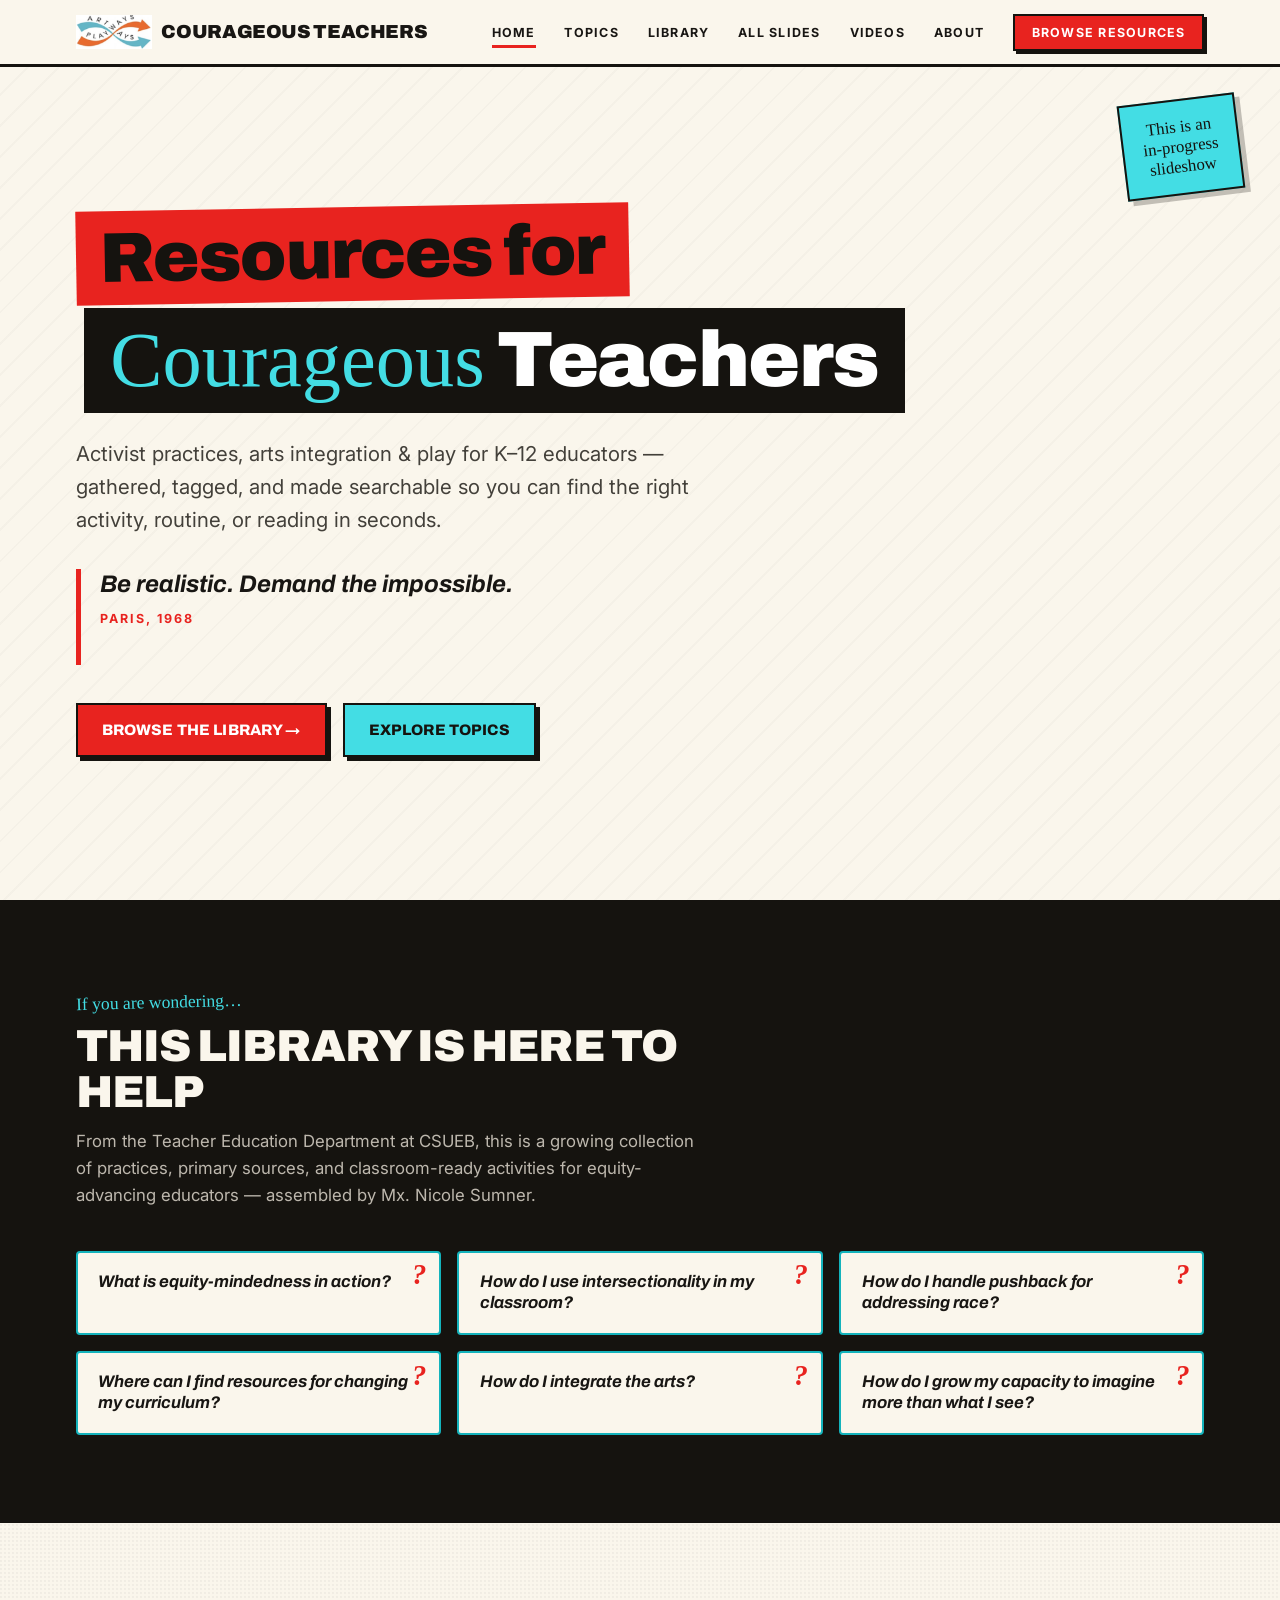
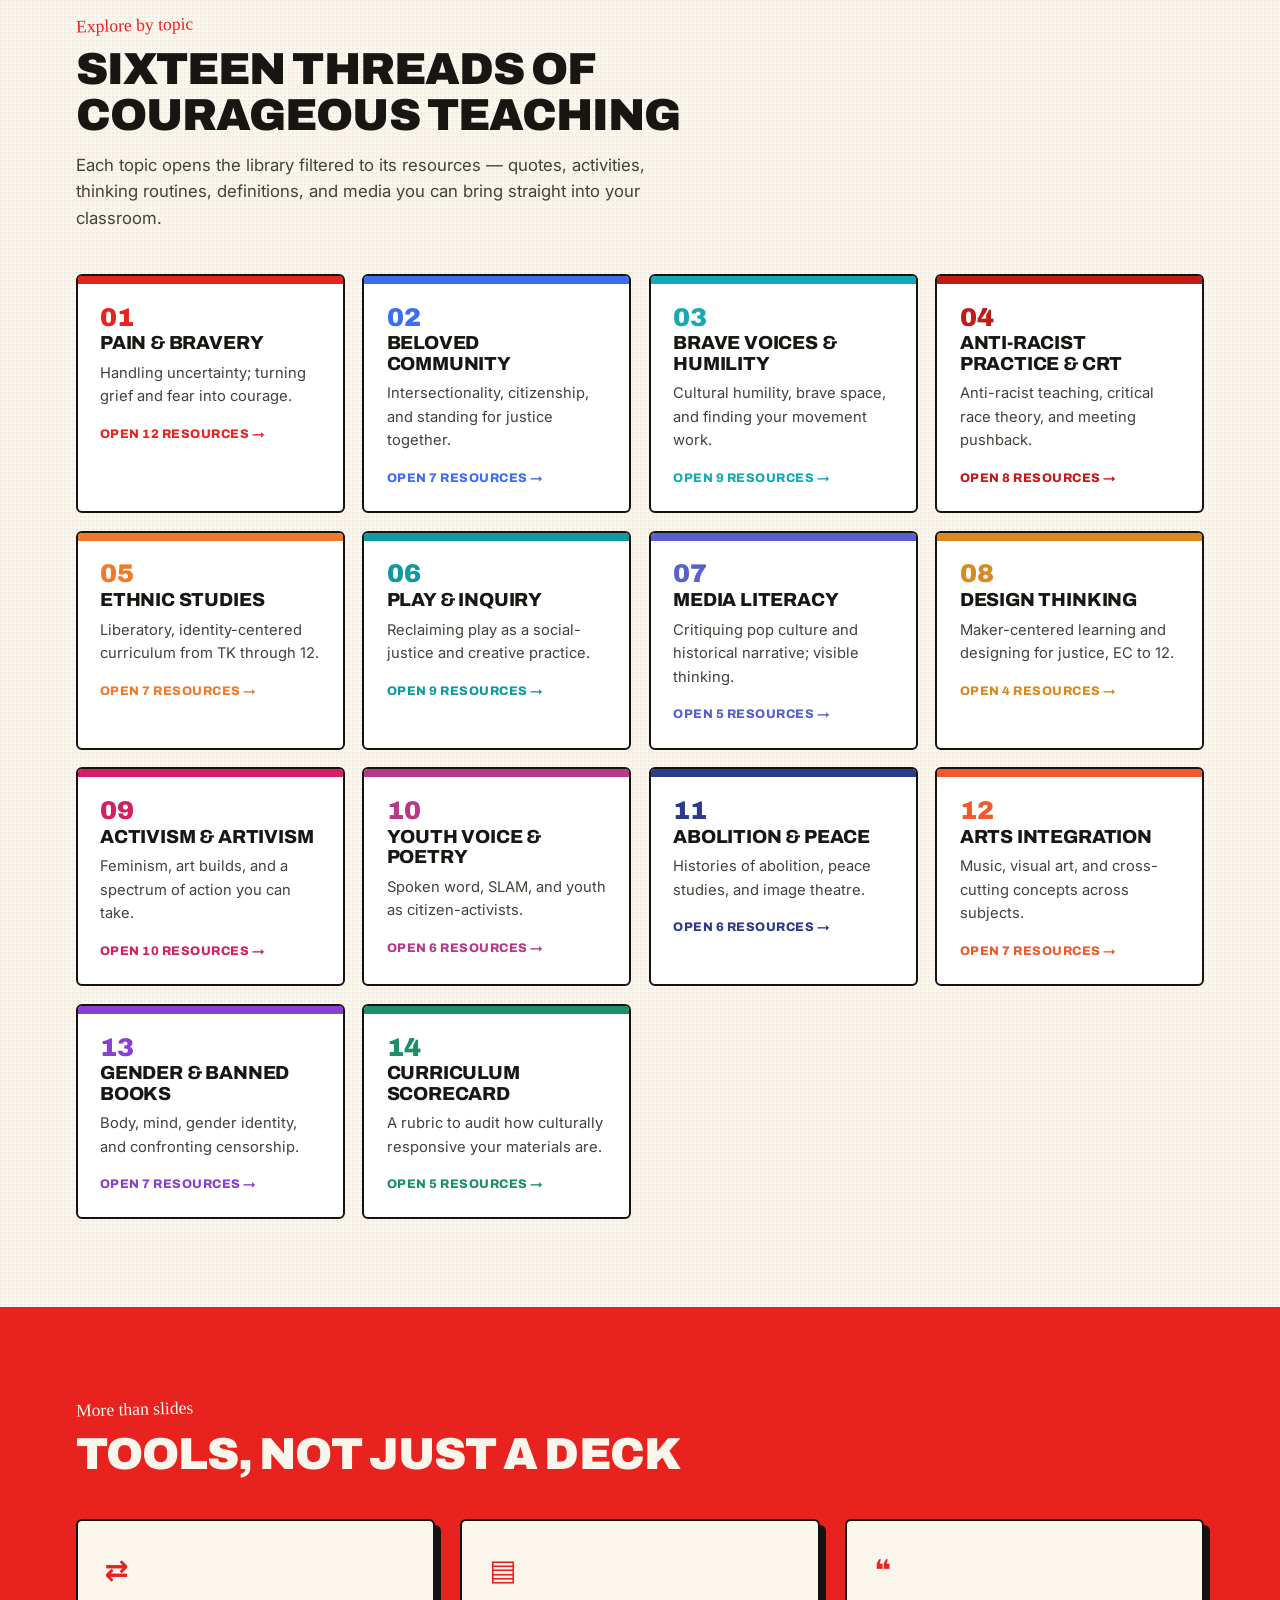
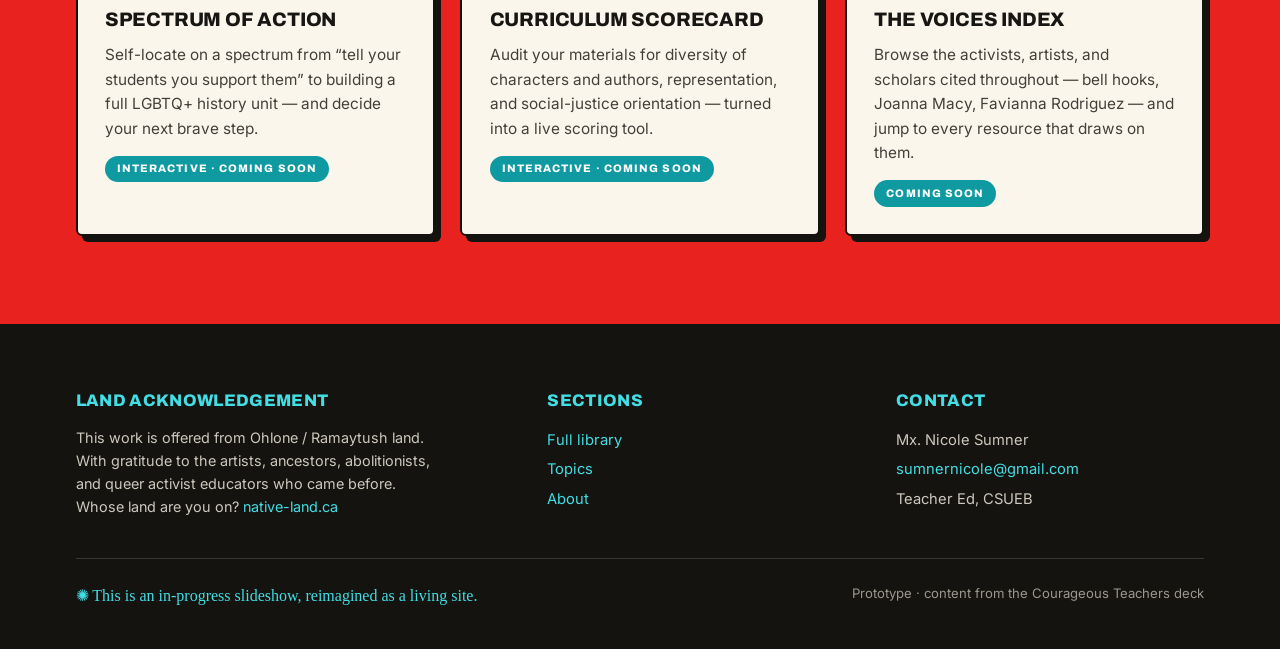
<file: index.html>
<!DOCTYPE html>
<html lang="en">
<head>
  <meta charset="UTF-8">
  <meta name="viewport" content="width=device-width, initial-scale=1.0">
  <title>Resources for Courageous Teachers</title>
  <meta name="description" content="A living library of activist practices, arts integration, and play for K-12 educators. By Mx. Nicole Sumner.">
  <link rel="preconnect" href="https://fonts.googleapis.com">
  <link rel="preconnect" href="https://fonts.gstatic.com" crossorigin>
  <link href="https://fonts.googleapis.com/css2?family=Archivo:wght@500;600;700;800;900&family=Permanent+Marker&family=Inter:wght@300;400;500;600;700&display=swap" rel="stylesheet">
  <link rel="stylesheet" href="css/style.css">
</head>
<body>
  <header class="site">
    <div class="nav-inner">
      <a href="index.html" class="brand"><img src="assets/img/logo.png" alt="" class="brand-logo"> Courageous Teachers</a>
      <button class="hamburger" aria-label="Menu"><span></span><span></span><span></span></button>
      <ul class="nav-links">
        <li><a href="index.html" class="active">Home</a></li>
        <li><a href="#topics">Topics</a></li>
        <li><a href="resources.html">Library</a></li>
        <li><a href="slides.html">All Slides</a></li>
        <li><a href="videos.html">Videos</a></li>
        <li><a href="#about">About</a></li>
        <li><a href="resources.html" class="nav-cta">Browse resources</a></li>
      </ul>
    </div>
  </header>

  <!-- HERO -->
  <section class="hero">
    <span class="sticky-badge">This is an<br>in-progress<br>slideshow</span>
    <div class="hero-inner">
      <div class="title-stack">
        <span class="bar bar-red">Resources&nbsp;for</span>
        <span class="bar bar-black"><span class="marker">Courageous</span> Teachers</span>
      </div>
      <p class="lede">Activist practices, arts integration &amp; play for K–12 educators — gathered, tagged, and made searchable so you can find the right activity, routine, or reading in seconds.</p>

      <div class="hero-quote" id="heroQuote">
        <blockquote id="hqText">Be realistic. Demand the impossible.</blockquote>
        <cite id="hqCite">Paris, 1968</cite>
      </div>

      <div class="hero-actions">
        <a href="resources.html" class="btn btn-primary">Browse the library →</a>
        <a href="#topics" class="btn btn-ghost">Explore topics</a>
      </div>
    </div>
  </section>

  <!-- INTRO QUESTIONS -->
  <section class="block questions" id="about">
    <div class="wrap">
      <div class="section-head">
        <div class="kicker">If you are wondering…</div>
        <h2>This library is here to help</h2>
        <p>From the Teacher Education Department at CSUEB, this is a growing collection of practices, primary sources, and classroom-ready activities for equity-advancing educators — assembled by Mx. Nicole Sumner.</p>
      </div>
      <div class="q-grid" id="qGrid"></div>
    </div>
  </section>

  <!-- TOPIC GRID -->
  <section class="block" id="topics">
    <div class="wrap">
      <div class="section-head">
        <div class="kicker">Explore by topic</div>
        <h2>Sixteen threads of courageous teaching</h2>
        <p>Each topic opens the library filtered to its resources — quotes, activities, thinking routines, definitions, and media you can bring straight into your classroom.</p>
      </div>
      <div class="topic-grid" id="topicGrid"></div>
    </div>
  </section>

  <!-- FEATURE STRIP -->
  <section class="block features">
    <div class="wrap">
      <div class="section-head" style="color:var(--paper)">
        <div class="kicker" style="color:var(--gold-bright)">More than slides</div>
        <h2 style="color:var(--paper)">Tools, not just a deck</h2>
      </div>
      <div class="feat-grid">
        <div class="feat">
          <div class="ficon">⇄</div>
          <h3>Spectrum of Action</h3>
          <p>Self-locate on a spectrum from “tell your students you support them” to building a full LGBTQ+ history unit — and decide your next brave step.</p>
          <span class="tag-soon">Interactive · coming soon</span>
        </div>
        <div class="feat">
          <div class="ficon">▤</div>
          <h3>Curriculum Scorecard</h3>
          <p>Audit your materials for diversity of characters and authors, representation, and social-justice orientation — turned into a live scoring tool.</p>
          <span class="tag-soon">Interactive · coming soon</span>
        </div>
        <div class="feat">
          <div class="ficon">❝</div>
          <h3>The Voices Index</h3>
          <p>Browse the activists, artists, and scholars cited throughout — bell hooks, Joanna Macy, Favianna Rodriguez — and jump to every resource that draws on them.</p>
          <span class="tag-soon">Coming soon</span>
        </div>
      </div>
    </div>
  </section>

  <!-- FOOTER -->
  <footer class="site">
    <div class="wrap">
      <div class="foot-grid">
        <div>
          <h4>Land acknowledgement</h4>
          <p class="land">This work is offered from Ohlone / Ramaytush land. With gratitude to the artists, ancestors, abolitionists, and queer activist educators who came before. Whose land are you on? <a href="https://native-land.ca" target="_blank" rel="noopener">native-land.ca</a></p>
        </div>
        <div>
          <h4>Sections</h4>
          <ul>
            <li><a href="resources.html">Full library</a></li>
            <li><a href="#topics">Topics</a></li>
            <li><a href="#about">About</a></li>
          </ul>
        </div>
        <div>
          <h4>Contact</h4>
          <ul>
            <li>Mx. Nicole Sumner</li>
            <li><a href="mailto:sumnernicole@gmail.com">sumnernicole@gmail.com</a></li>
            <li>Teacher Ed, CSUEB</li>
          </ul>
        </div>
      </div>
      <div class="foot-bottom">
        <span class="inprogress-badge">✺ This is an in-progress slideshow, reimagined as a living site.</span>
        <span>Prototype · content from the Courageous Teachers deck</span>
      </div>
    </div>
  </footer>

  <script src="js/data.js"></script>
  <script src="js/images.js"></script>
  <script src="js/main.js"></script>
</body>
</html>
</file>
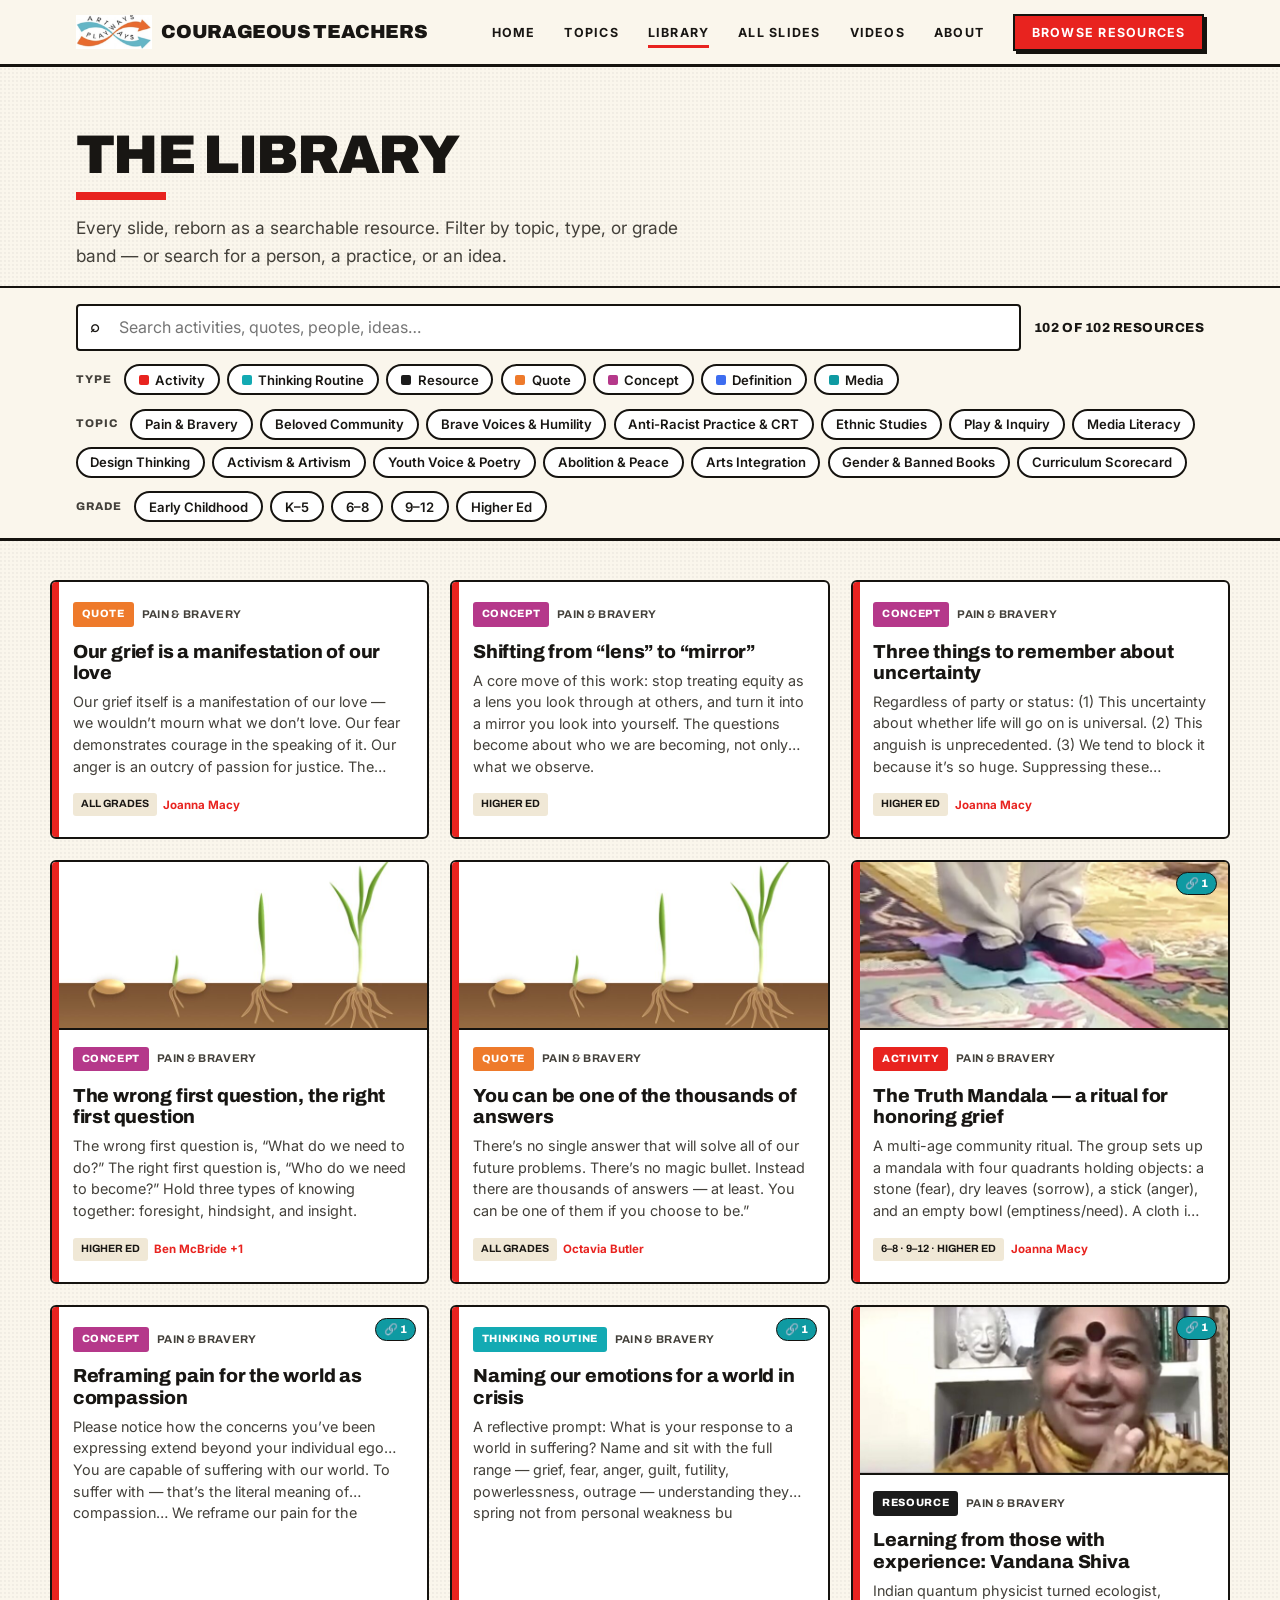
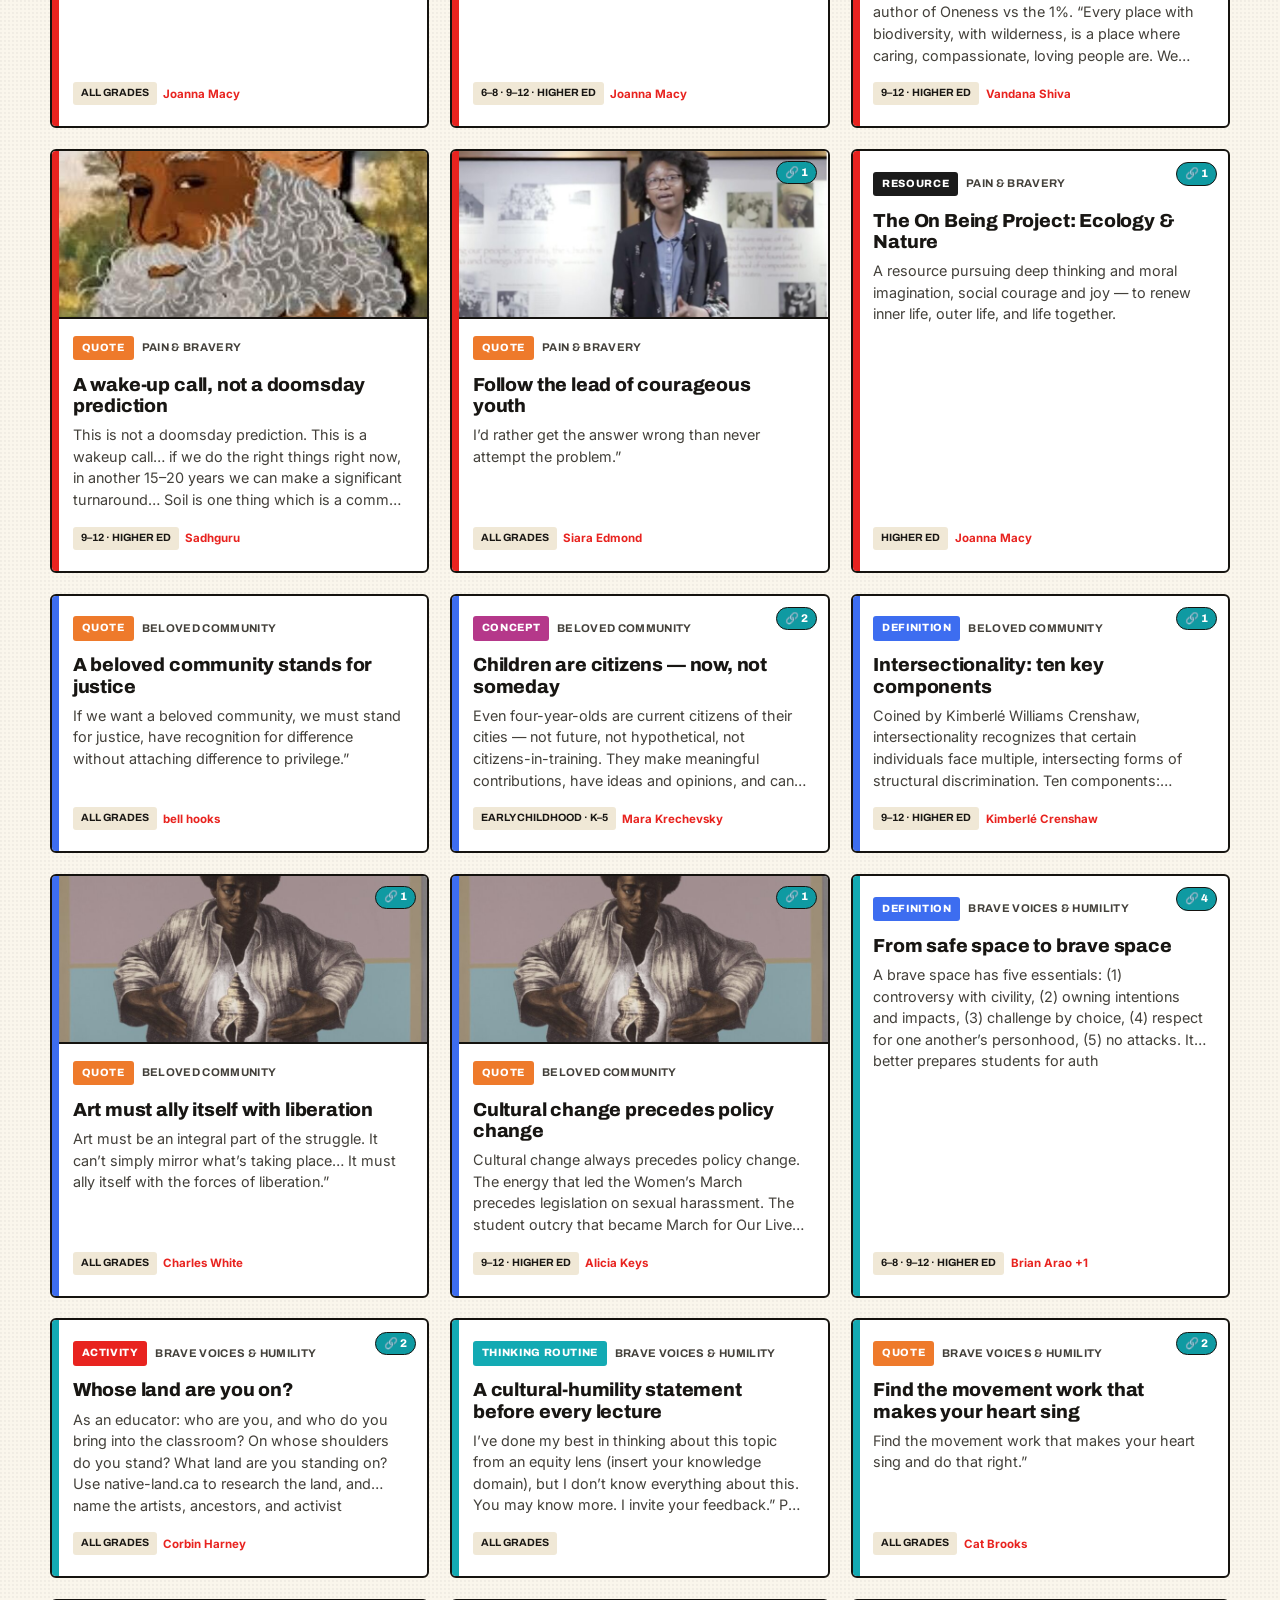
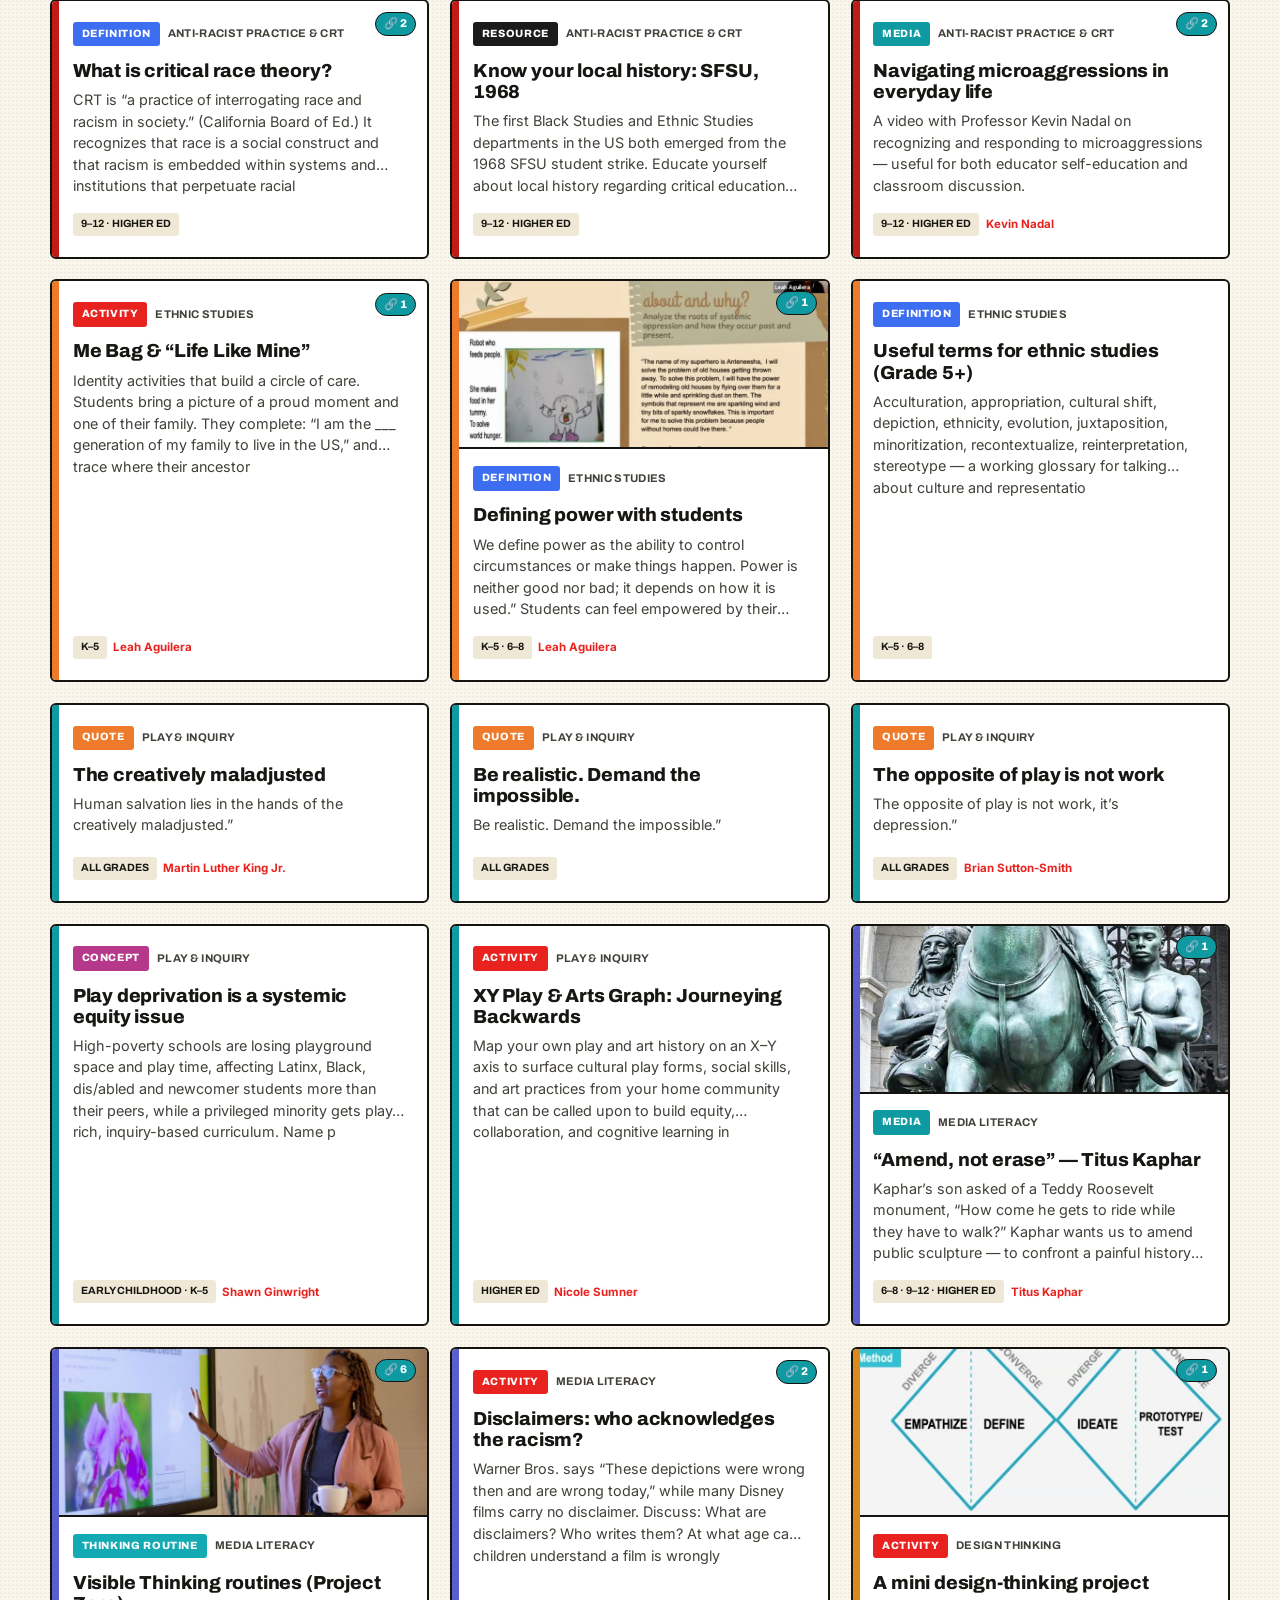
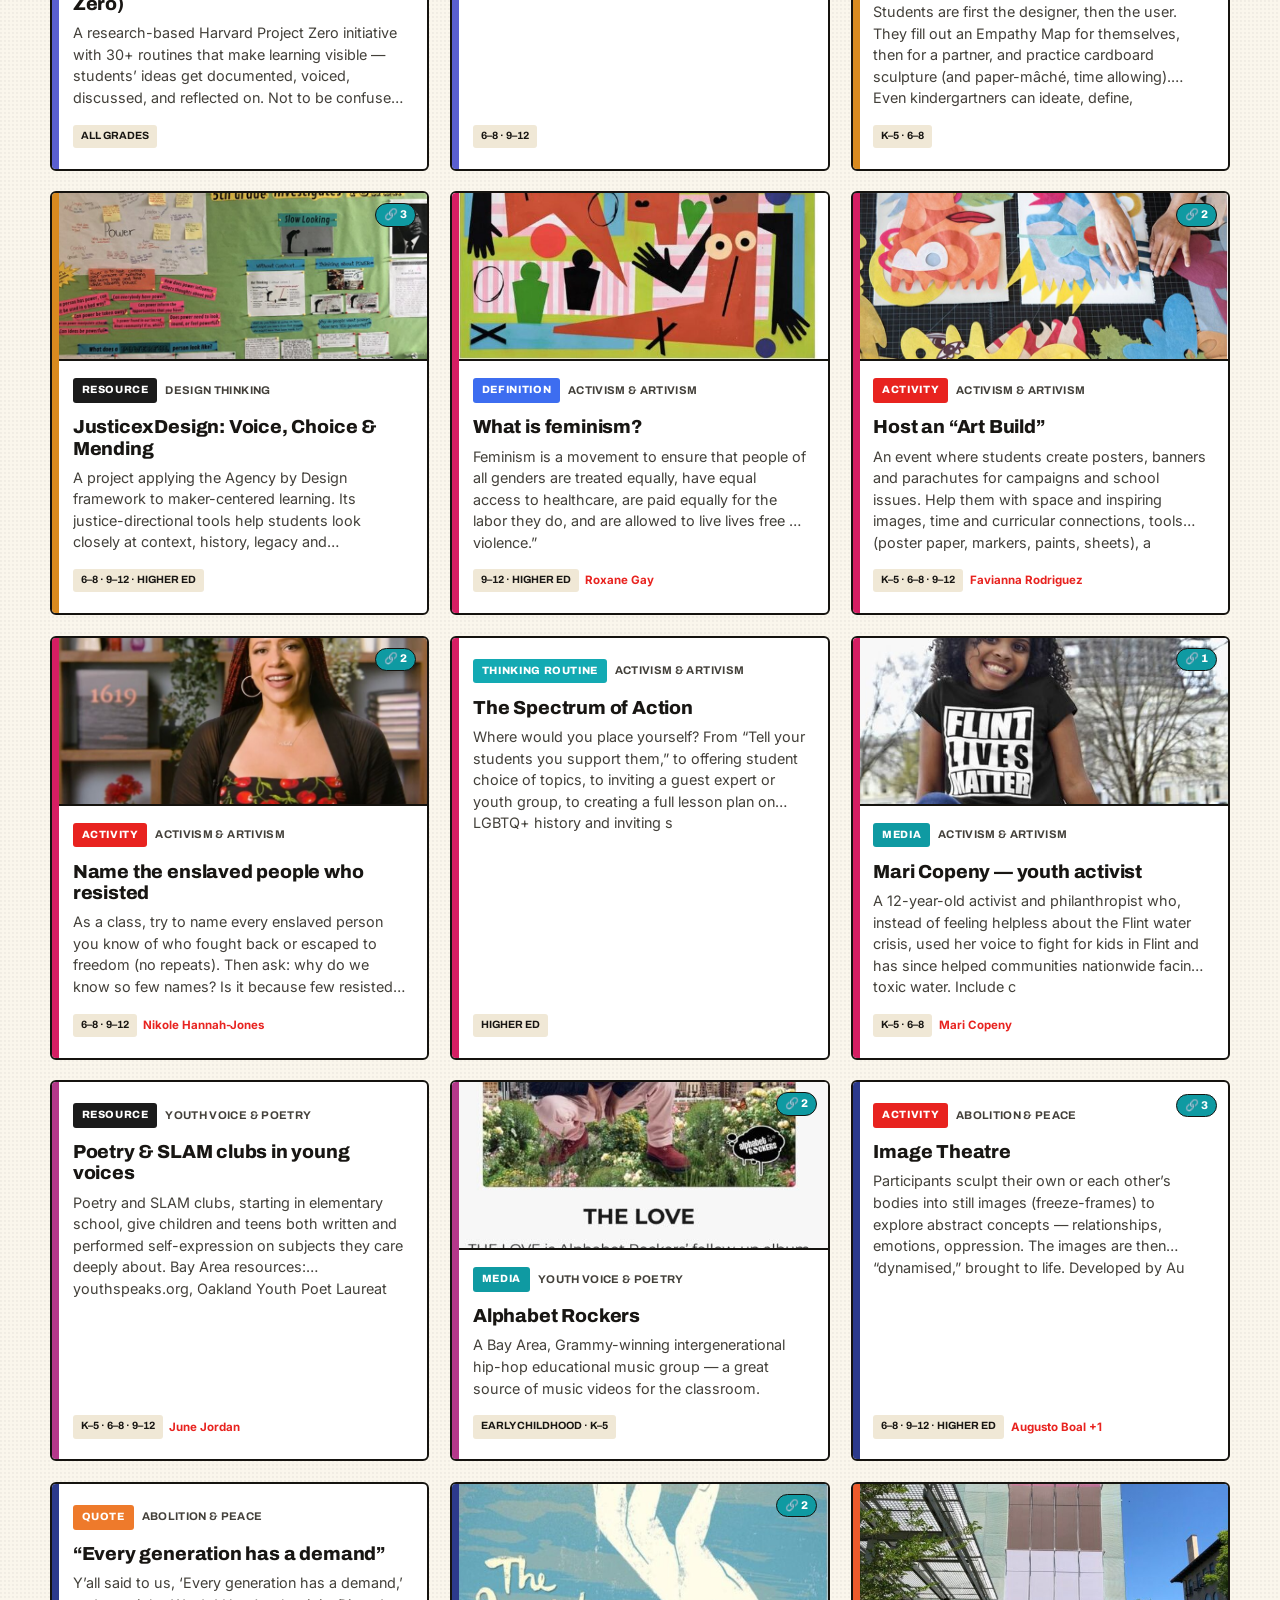
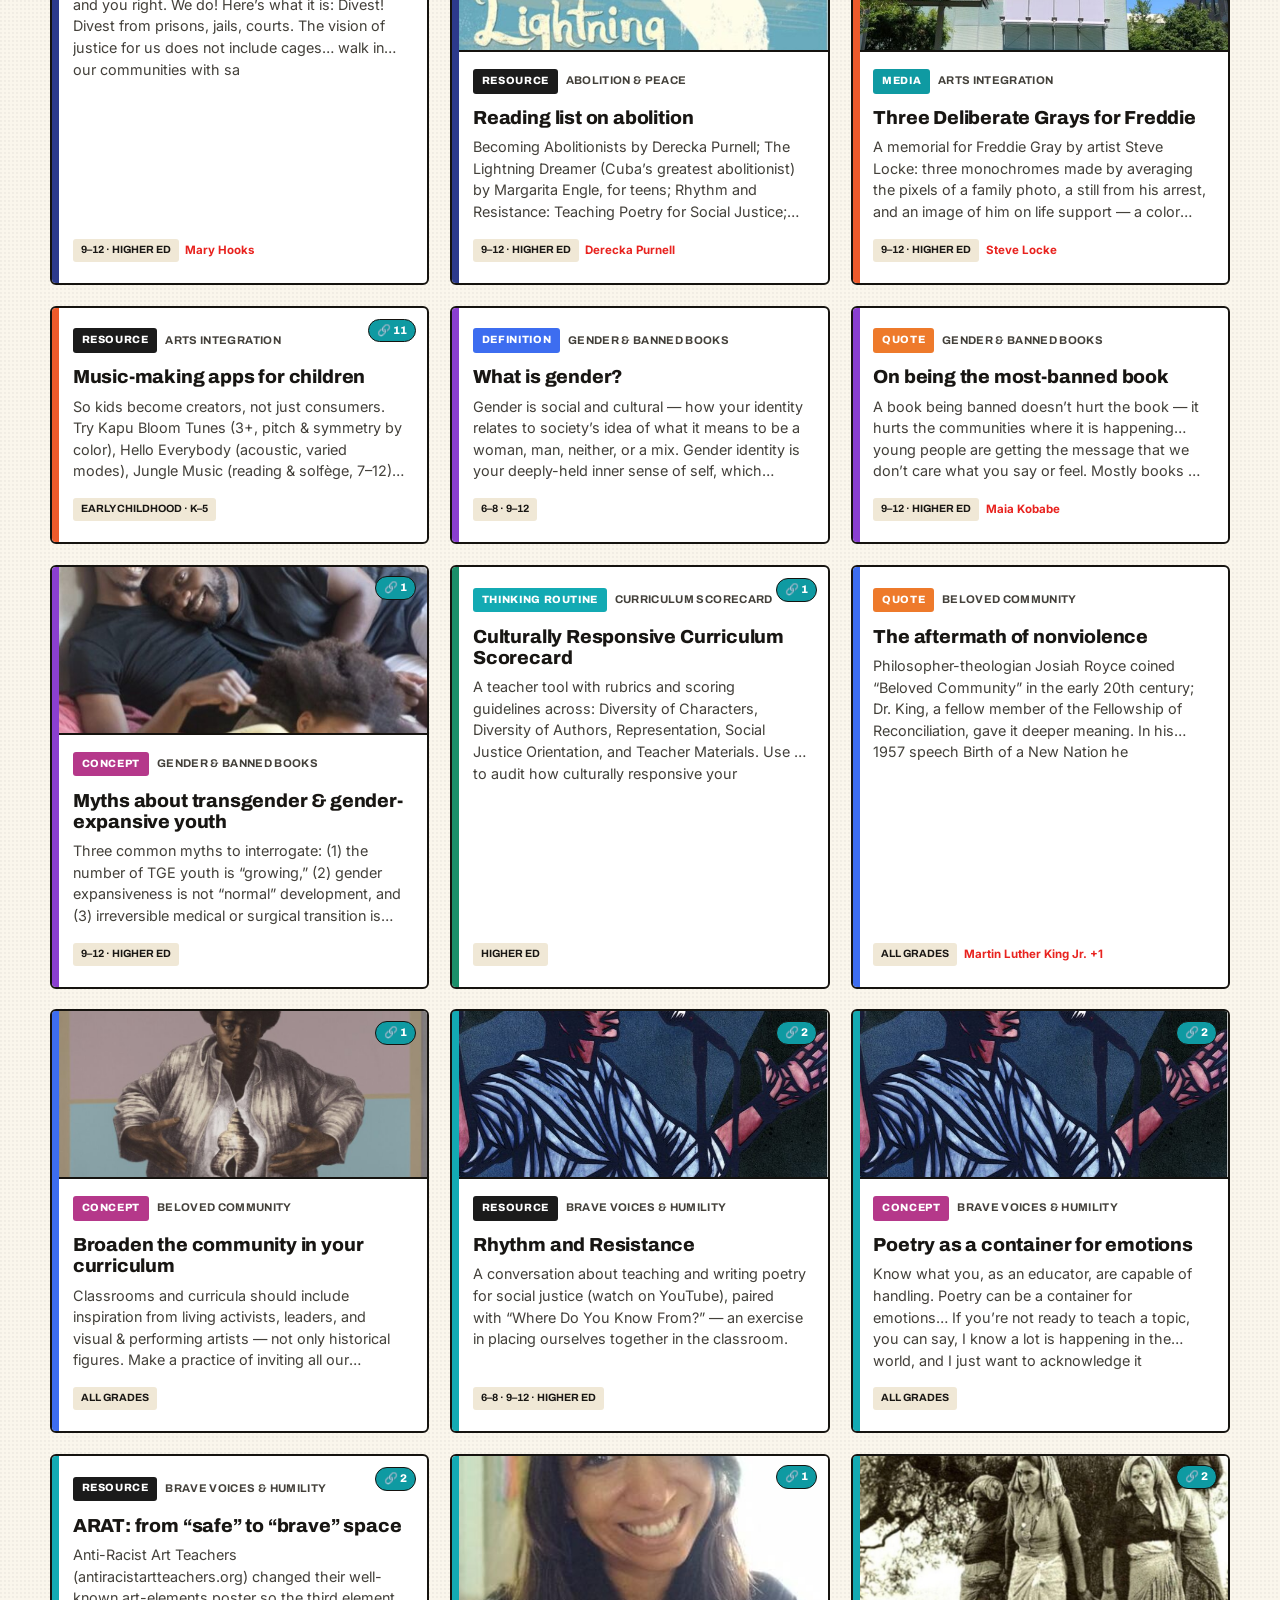
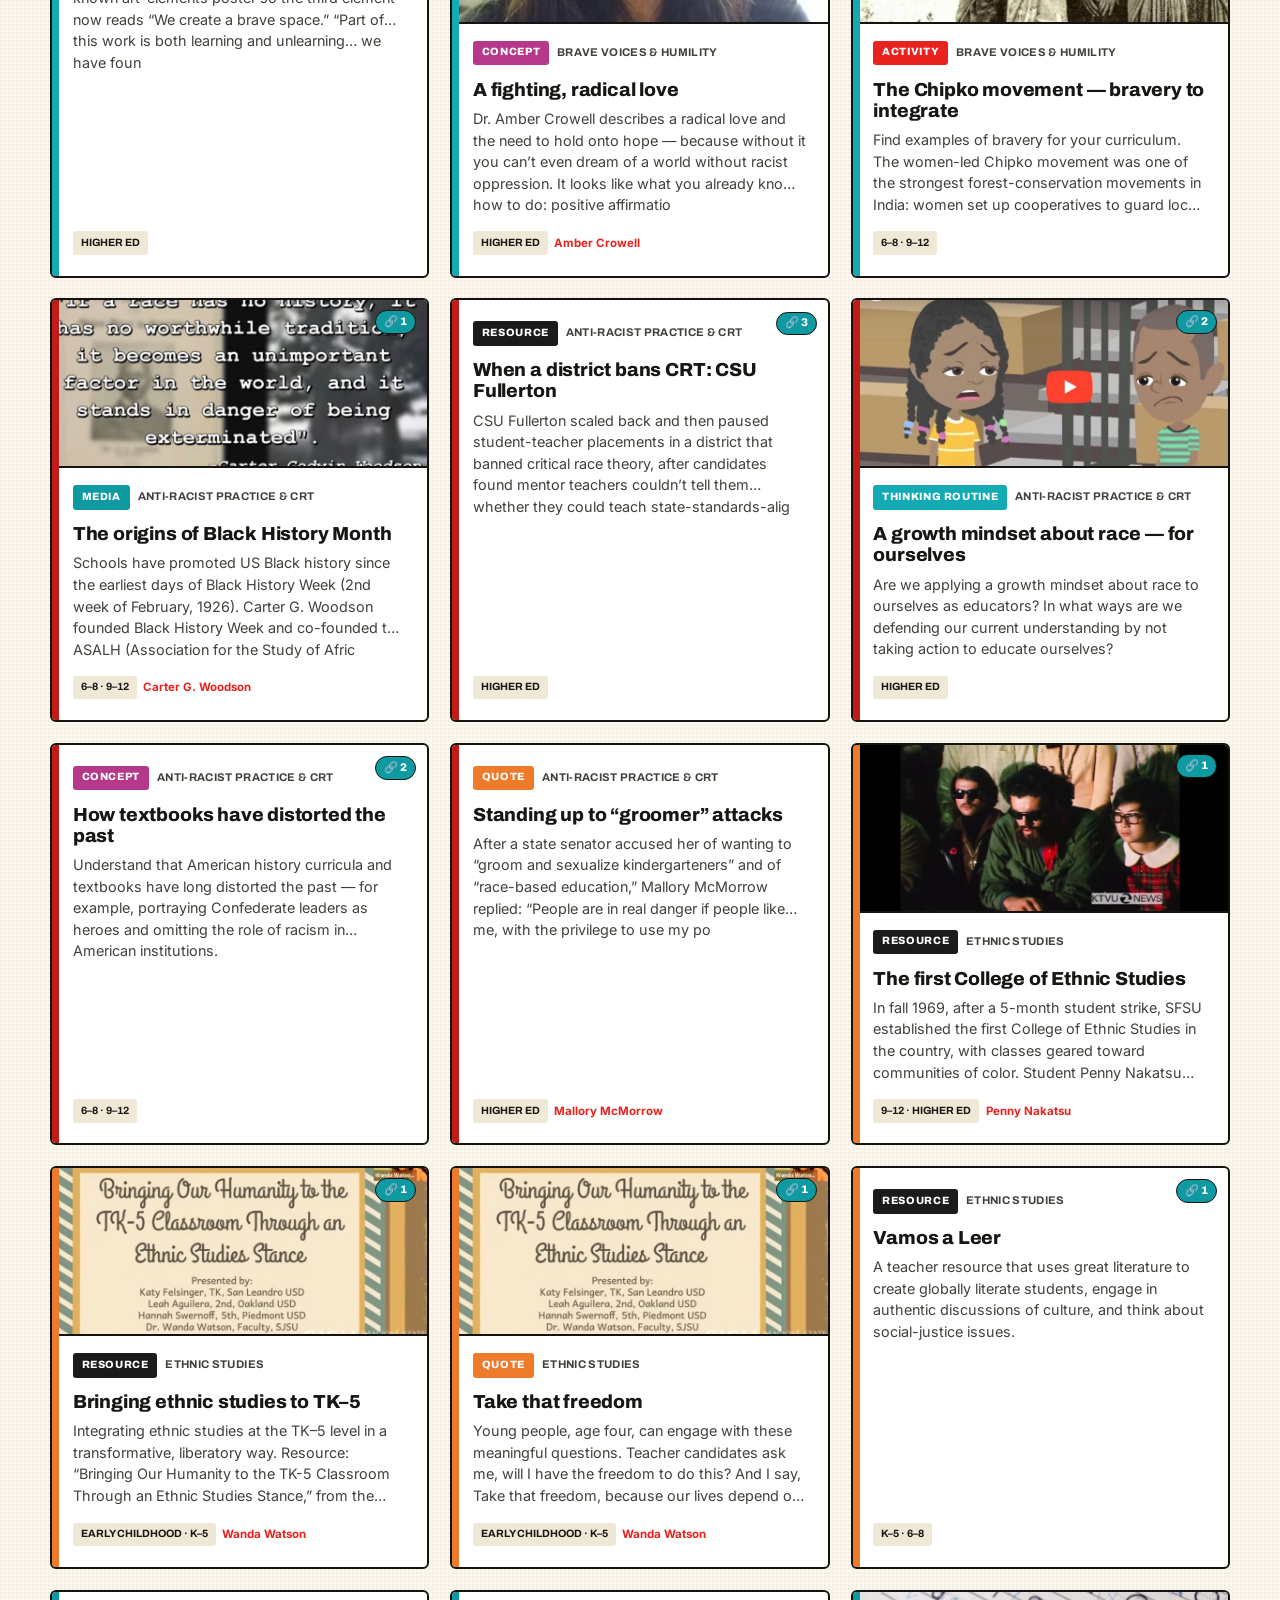
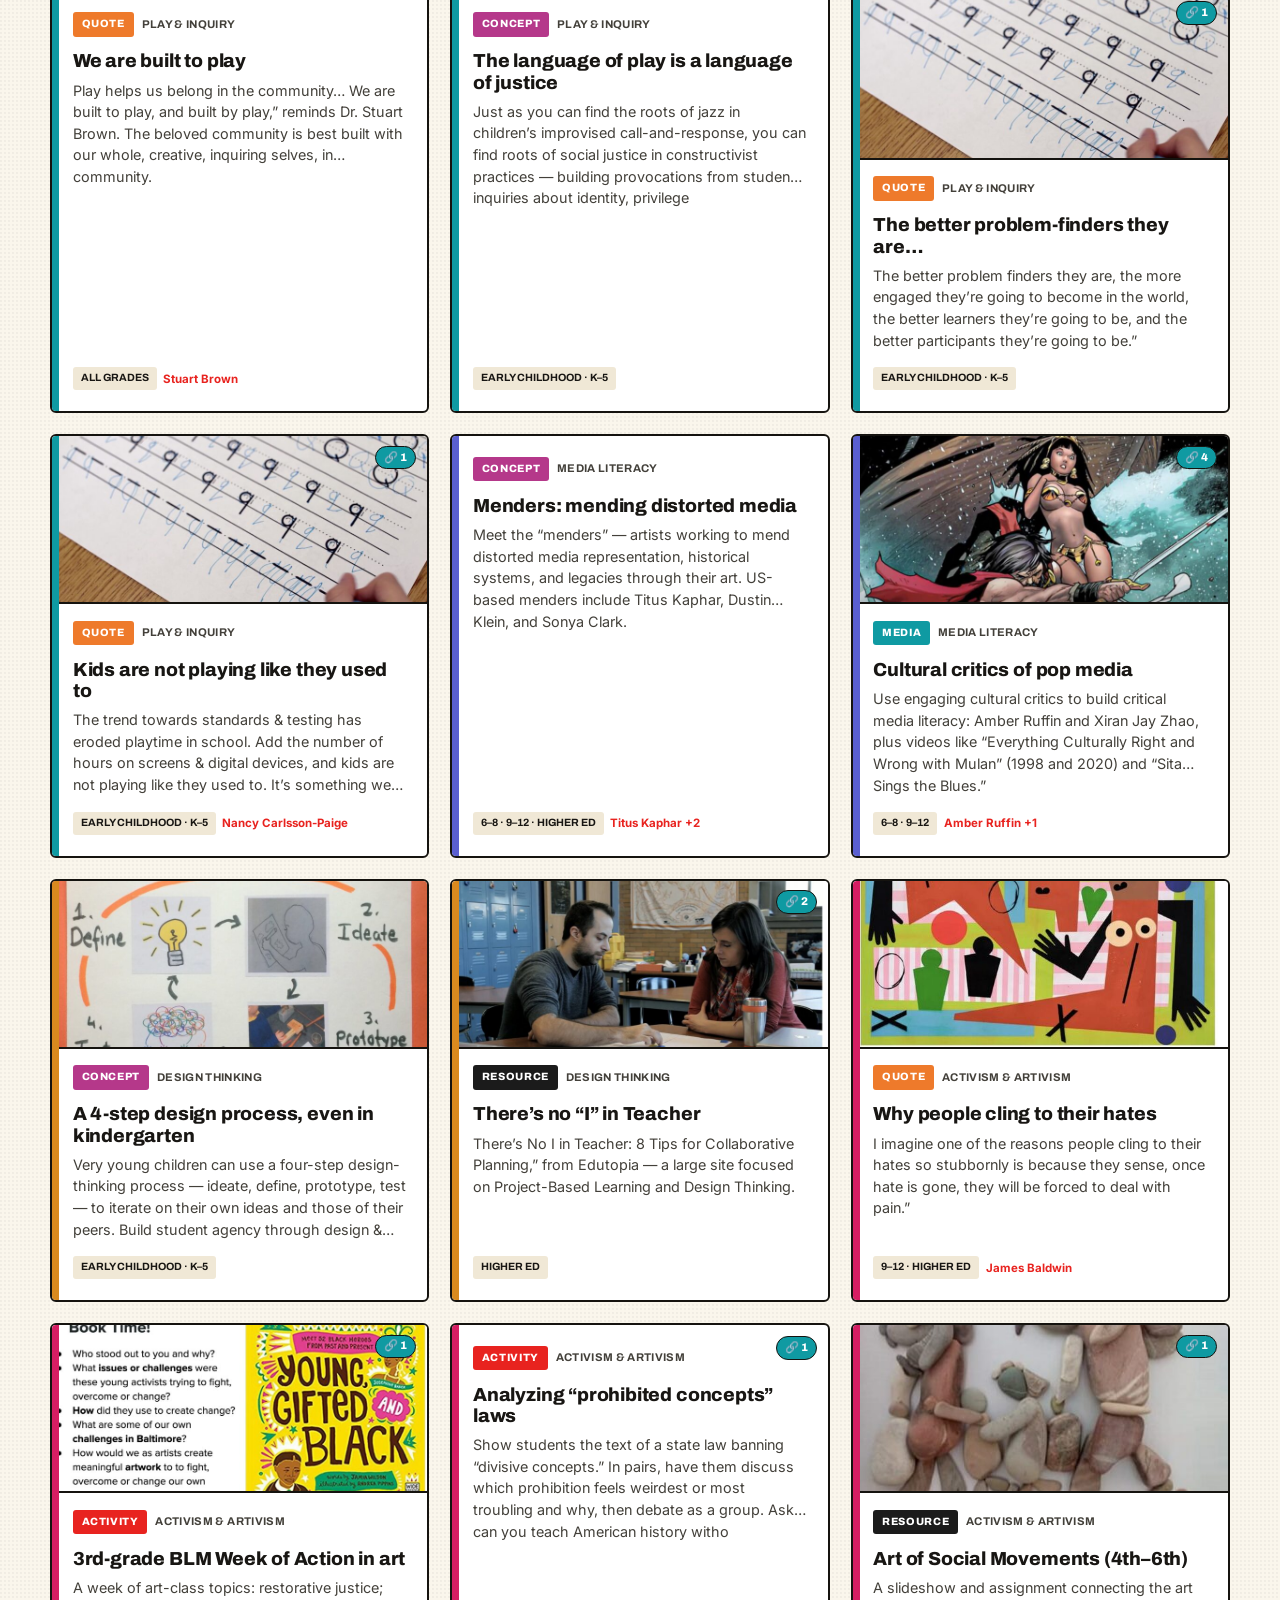
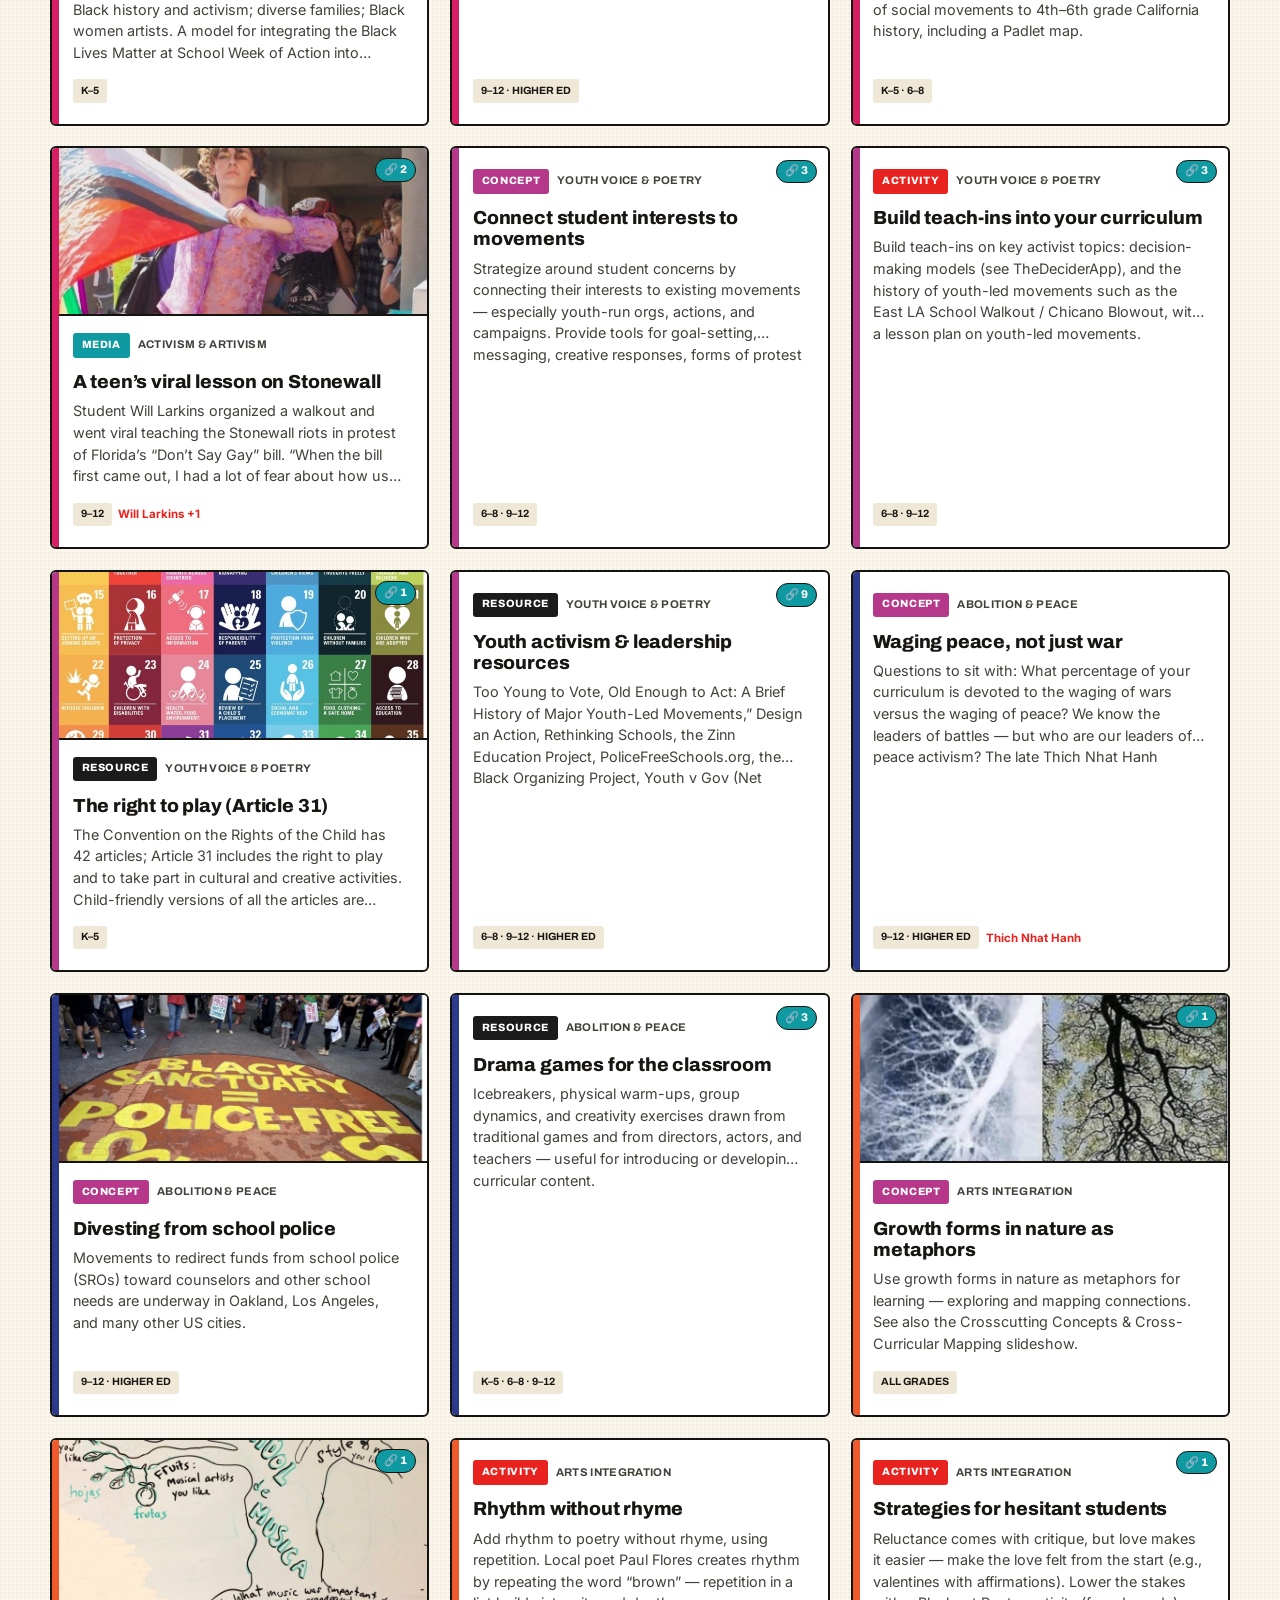
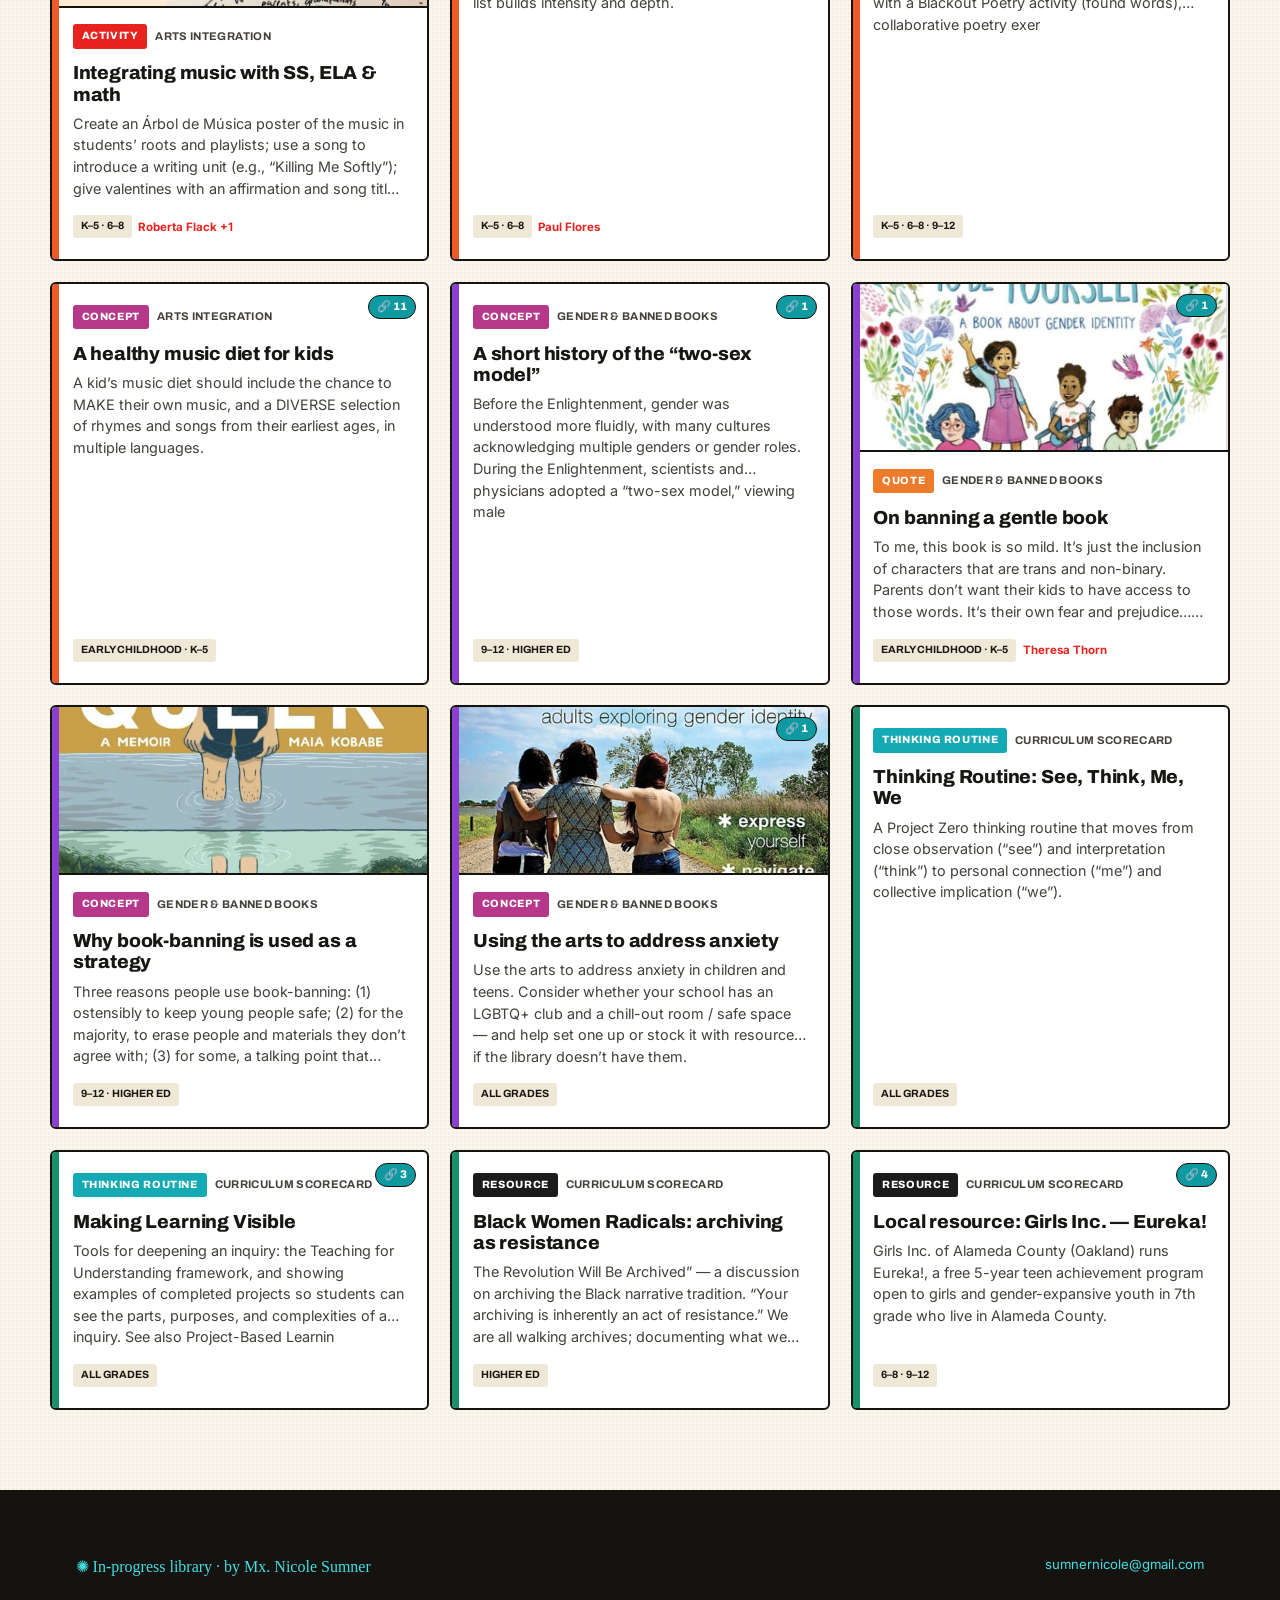
<file: resources.html>
<!DOCTYPE html>
<html lang="en">
<head>
  <meta charset="UTF-8">
  <meta name="viewport" content="width=device-width, initial-scale=1.0">
  <title>Library · Resources for Courageous Teachers</title>
  <link rel="preconnect" href="https://fonts.googleapis.com">
  <link rel="preconnect" href="https://fonts.gstatic.com" crossorigin>
  <link href="https://fonts.googleapis.com/css2?family=Archivo:wght@500;600;700;800;900&family=Permanent+Marker&family=Inter:wght@300;400;500;600;700&display=swap" rel="stylesheet">
  <link rel="stylesheet" href="css/style.css">
</head>
<body>
  <header class="site">
    <div class="nav-inner">
      <a href="index.html" class="brand"><img src="assets/img/logo.png" alt="" class="brand-logo"> Courageous Teachers</a>
      <button class="hamburger" aria-label="Menu"><span></span><span></span><span></span></button>
      <ul class="nav-links">
        <li><a href="index.html">Home</a></li>
        <li><a href="index.html#topics">Topics</a></li>
        <li><a href="resources.html" class="active">Library</a></li>
        <li><a href="slides.html">All Slides</a></li>
        <li><a href="videos.html">Videos</a></li>
        <li><a href="index.html#about">About</a></li>
        <li><a href="resources.html" class="nav-cta">Browse resources</a></li>
      </ul>
    </div>
  </header>

  <div class="wrap lib-hero">
    <h1>The Library</h1>
    <p>Every slide, reborn as a searchable resource. Filter by topic, type, or grade band — or search for a person, a practice, or an idea.</p>
  </div>

  <!-- TOOLBAR -->
  <div class="toolbar">
    <div class="wrap">
      <div class="search-row">
        <div class="search-box">
          <span class="si">⌕</span>
          <input type="search" id="search" placeholder="Search activities, quotes, people, ideas…" autocomplete="off">
        </div>
        <span class="count" id="count">—</span>
        <button class="clear-btn" id="clearBtn" hidden>Clear all</button>
      </div>

      <div class="filter-row" id="typeFilters">
        <span class="filter-label">Type</span>
      </div>
      <div class="filter-row" id="topicFilters">
        <span class="filter-label">Topic</span>
      </div>
      <div class="filter-row" id="gradeFilters">
        <span class="filter-label">Grade</span>
      </div>
    </div>
  </div>

  <!-- RESULTS -->
  <div class="wrap results">
    <div class="cards" id="cards"></div>
    <div class="empty" id="empty" hidden>
      <div class="big">No resources match those filters.</div>
      <p>Try removing a filter or clearing your search.</p>
    </div>
  </div>

  <!-- MODAL -->
  <div class="modal-bg" id="modalBg">
    <div class="modal" id="modal">
      <div class="modal-top" id="modalTop"></div>
      <button class="modal-close" id="modalClose" aria-label="Close">✕</button>
      <div class="modal-body" id="modalBody"></div>
    </div>
  </div>

  <footer class="site">
    <div class="wrap">
      <div class="foot-bottom" style="border:none; margin:0; padding:0;">
        <span class="inprogress-badge">✺ In-progress library · by Mx. Nicole Sumner</span>
        <span><a href="mailto:sumnernicole@gmail.com">sumnernicole@gmail.com</a></span>
      </div>
    </div>
  </footer>

  <!-- SLIDE LIGHTBOX -->
  <div class="lightbox" id="lightbox">
    <button class="lb-close" id="lbClose" aria-label="Close">✕</button>
    <button class="lb-nav lb-prev" id="lbPrev" aria-label="Previous">‹</button>
    <div class="lb-stage" id="lbStage"></div>
    <button class="lb-nav lb-next" id="lbNext" aria-label="Next">›</button>
    <div class="lb-caption" id="lbCaption"></div>
    <div class="lb-links" id="lbLinks"></div>
  </div>

  <script src="js/data.js"></script>
  <script src="js/images.js"></script>
  <script src="js/slides-html.js"></script>
  <script src="js/main.js"></script>
</body>
</html>
</file>
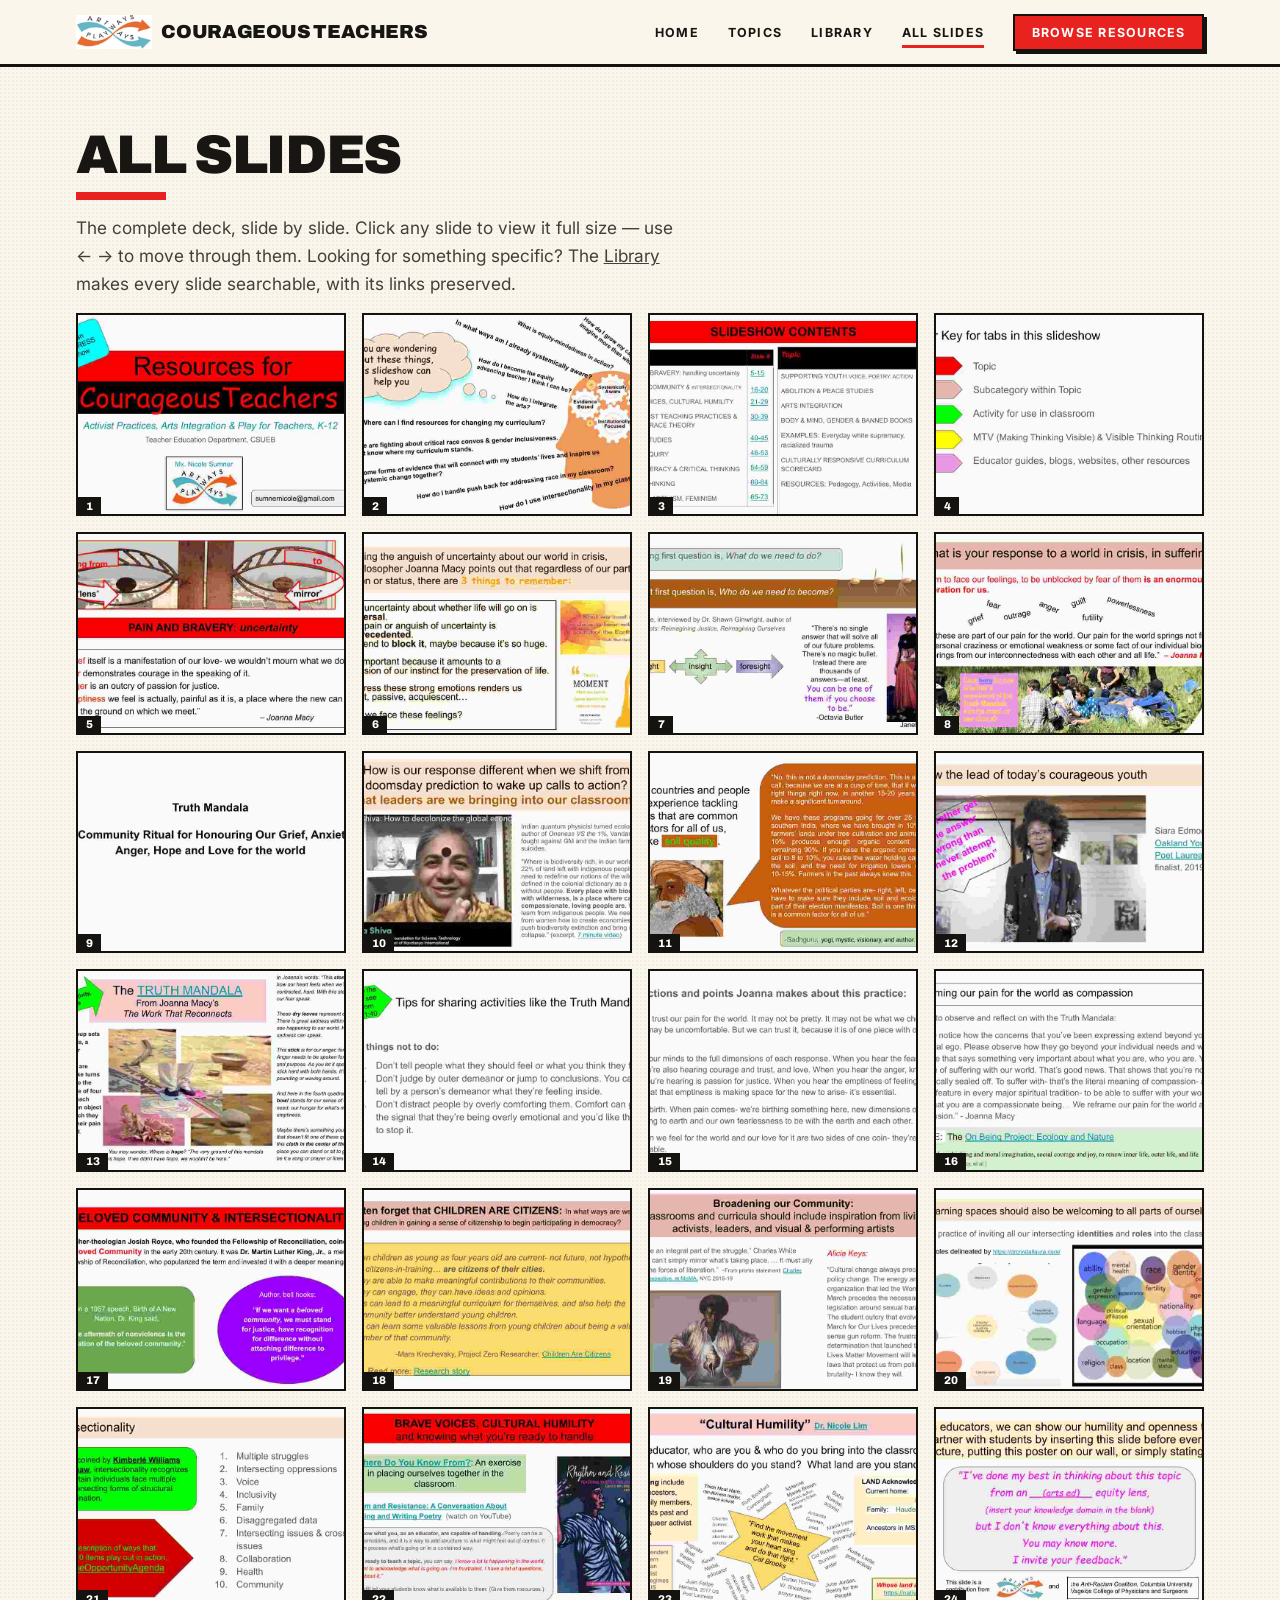
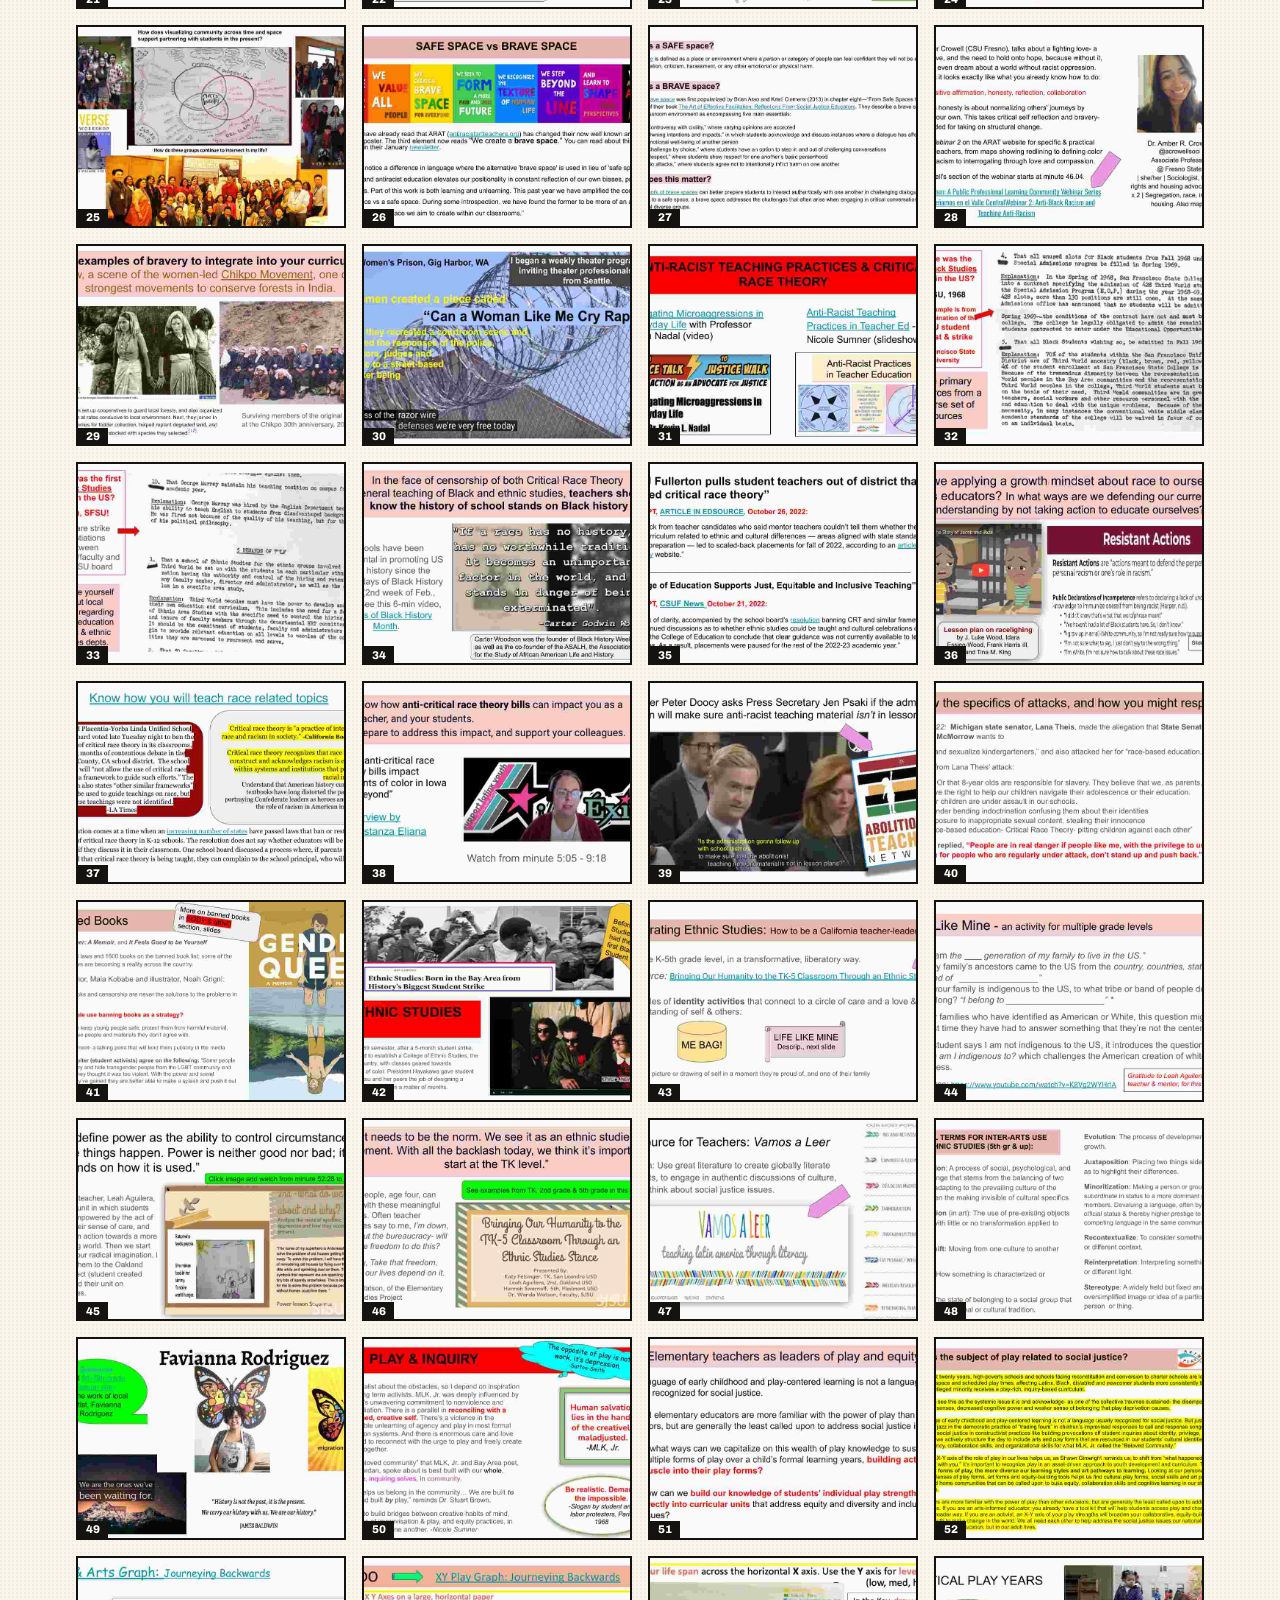
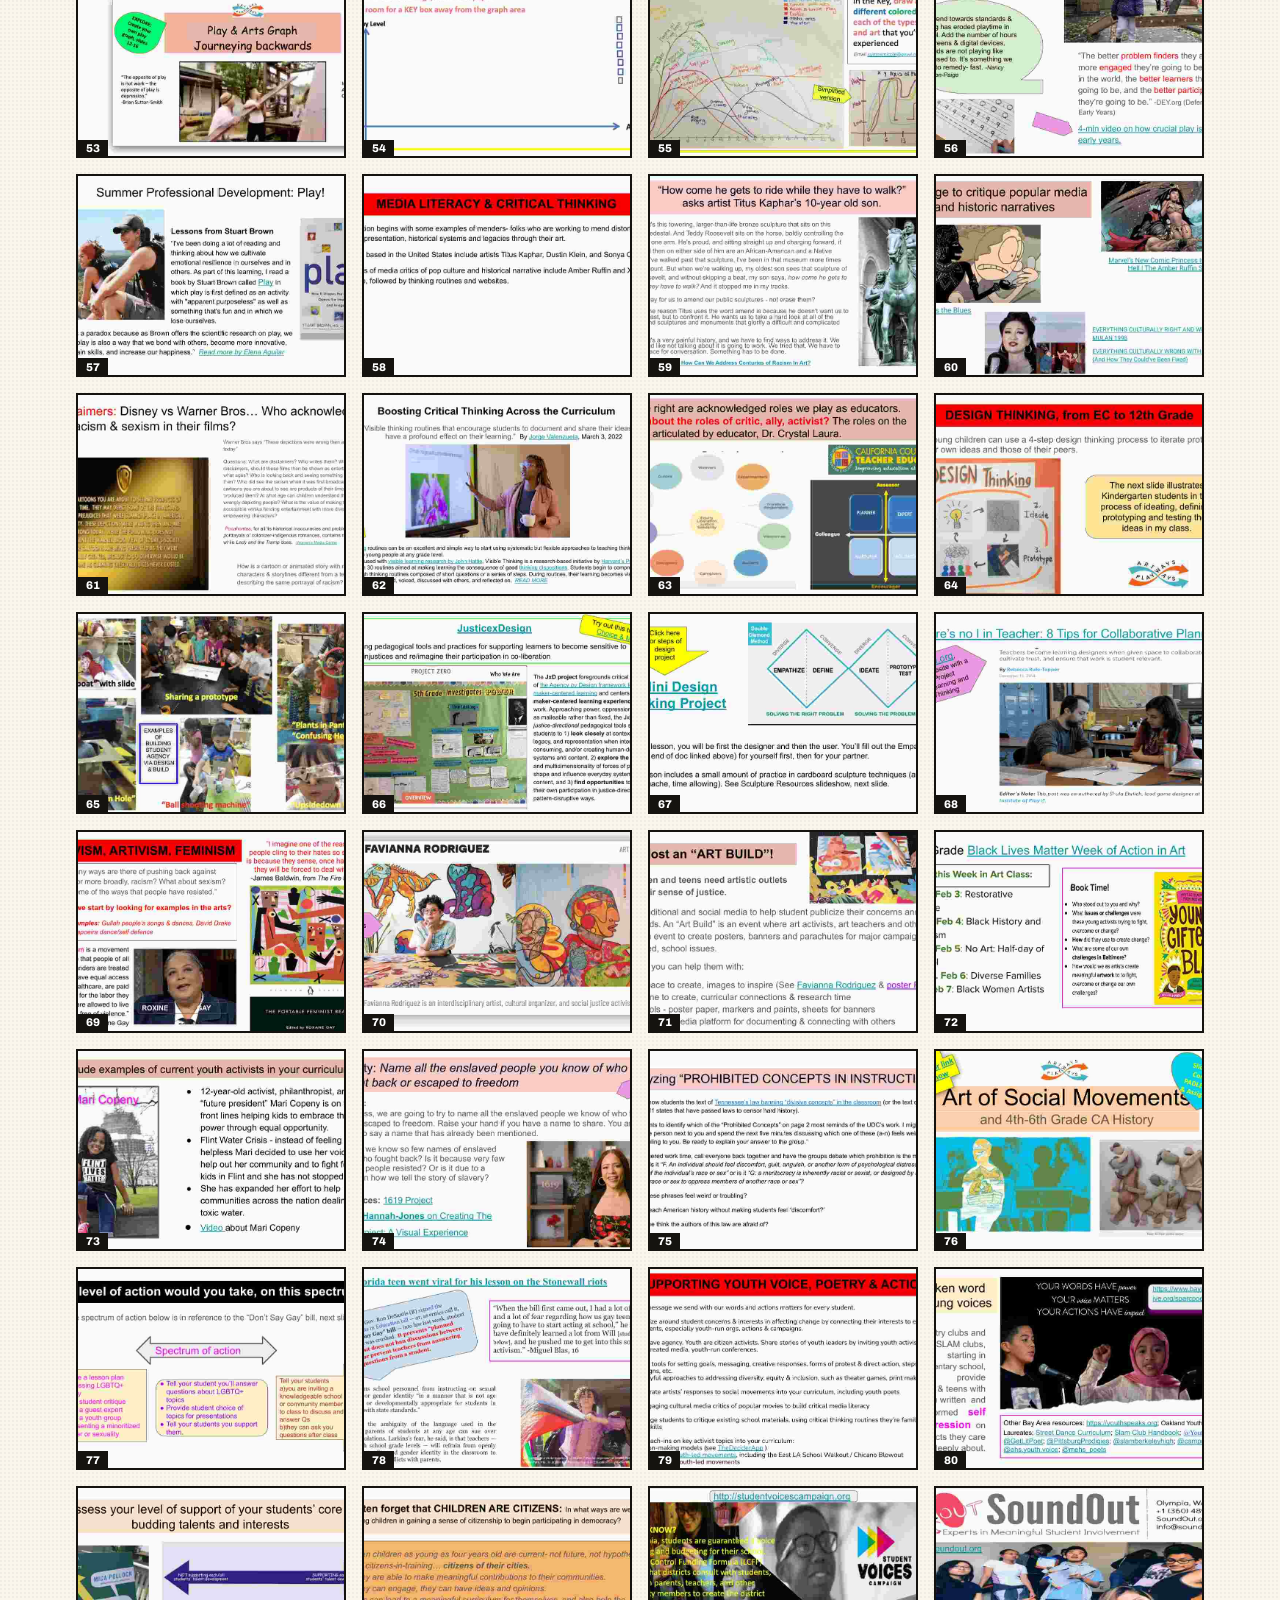
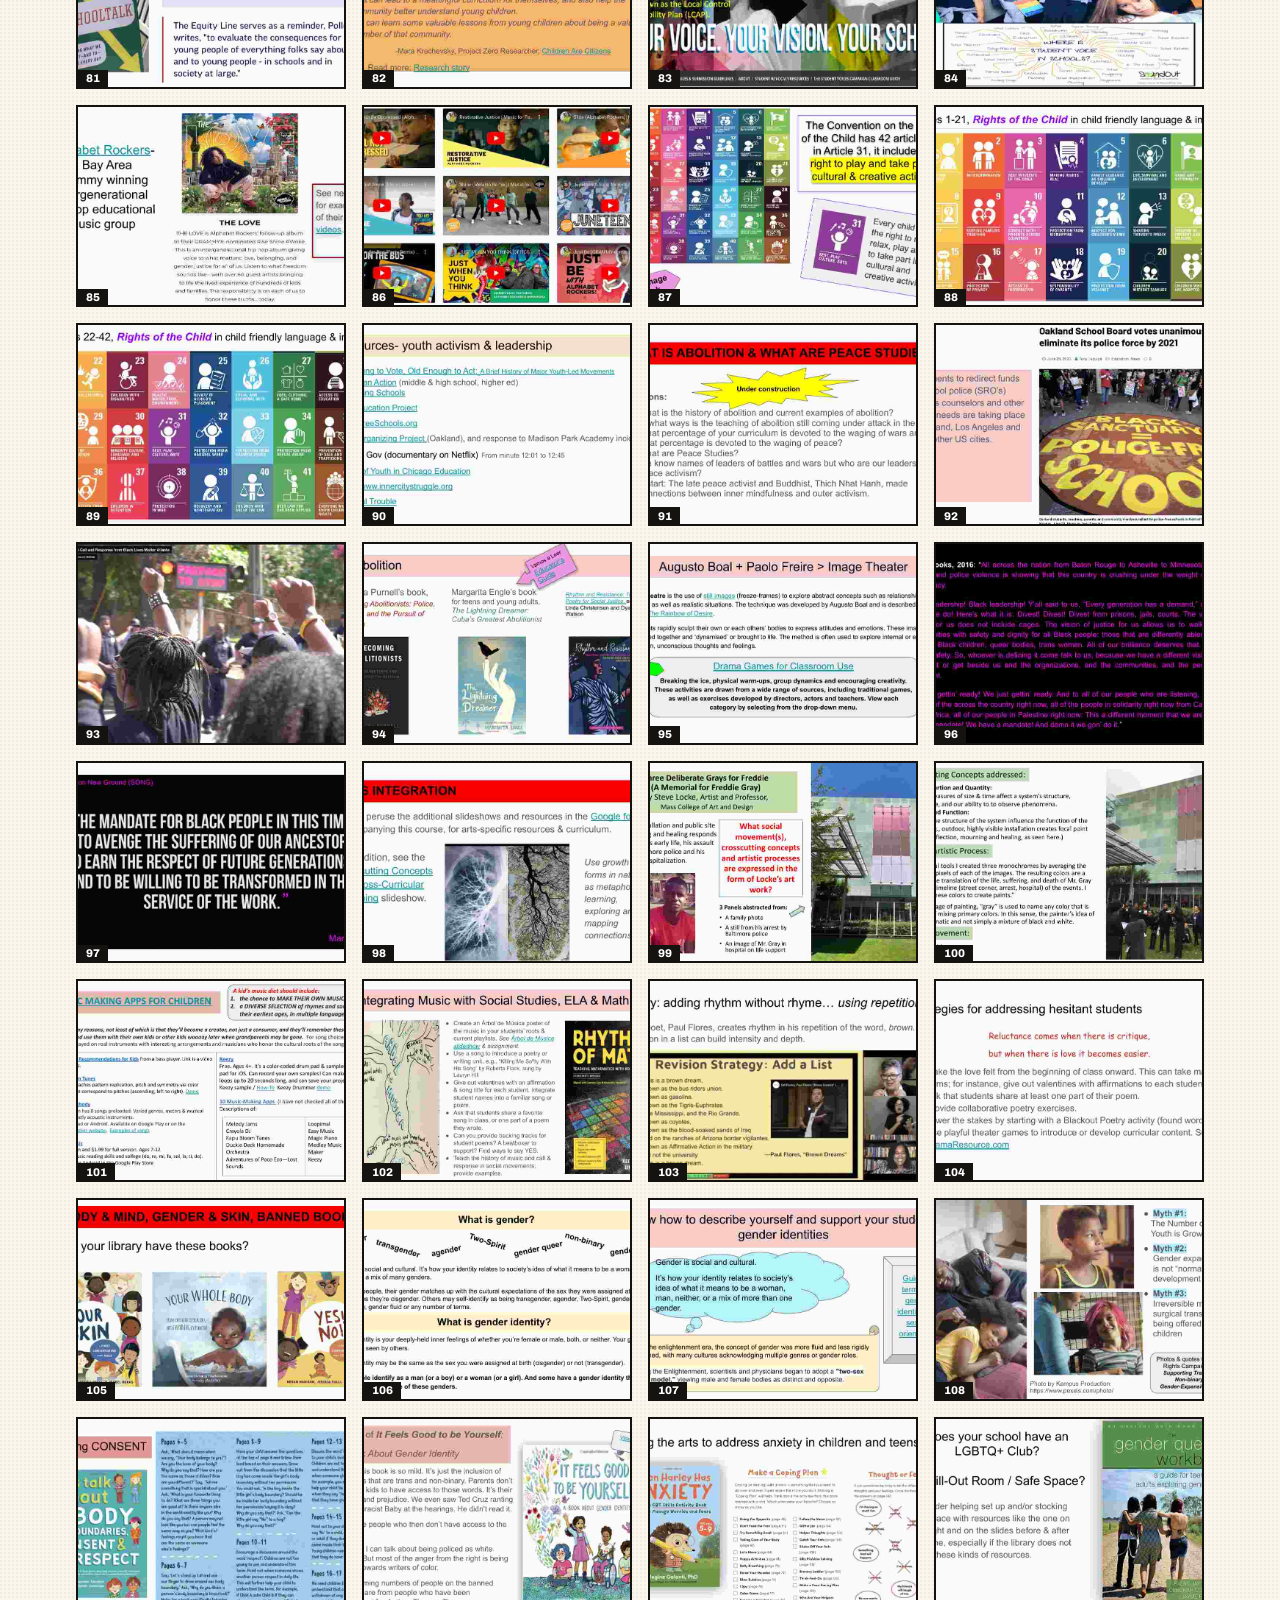
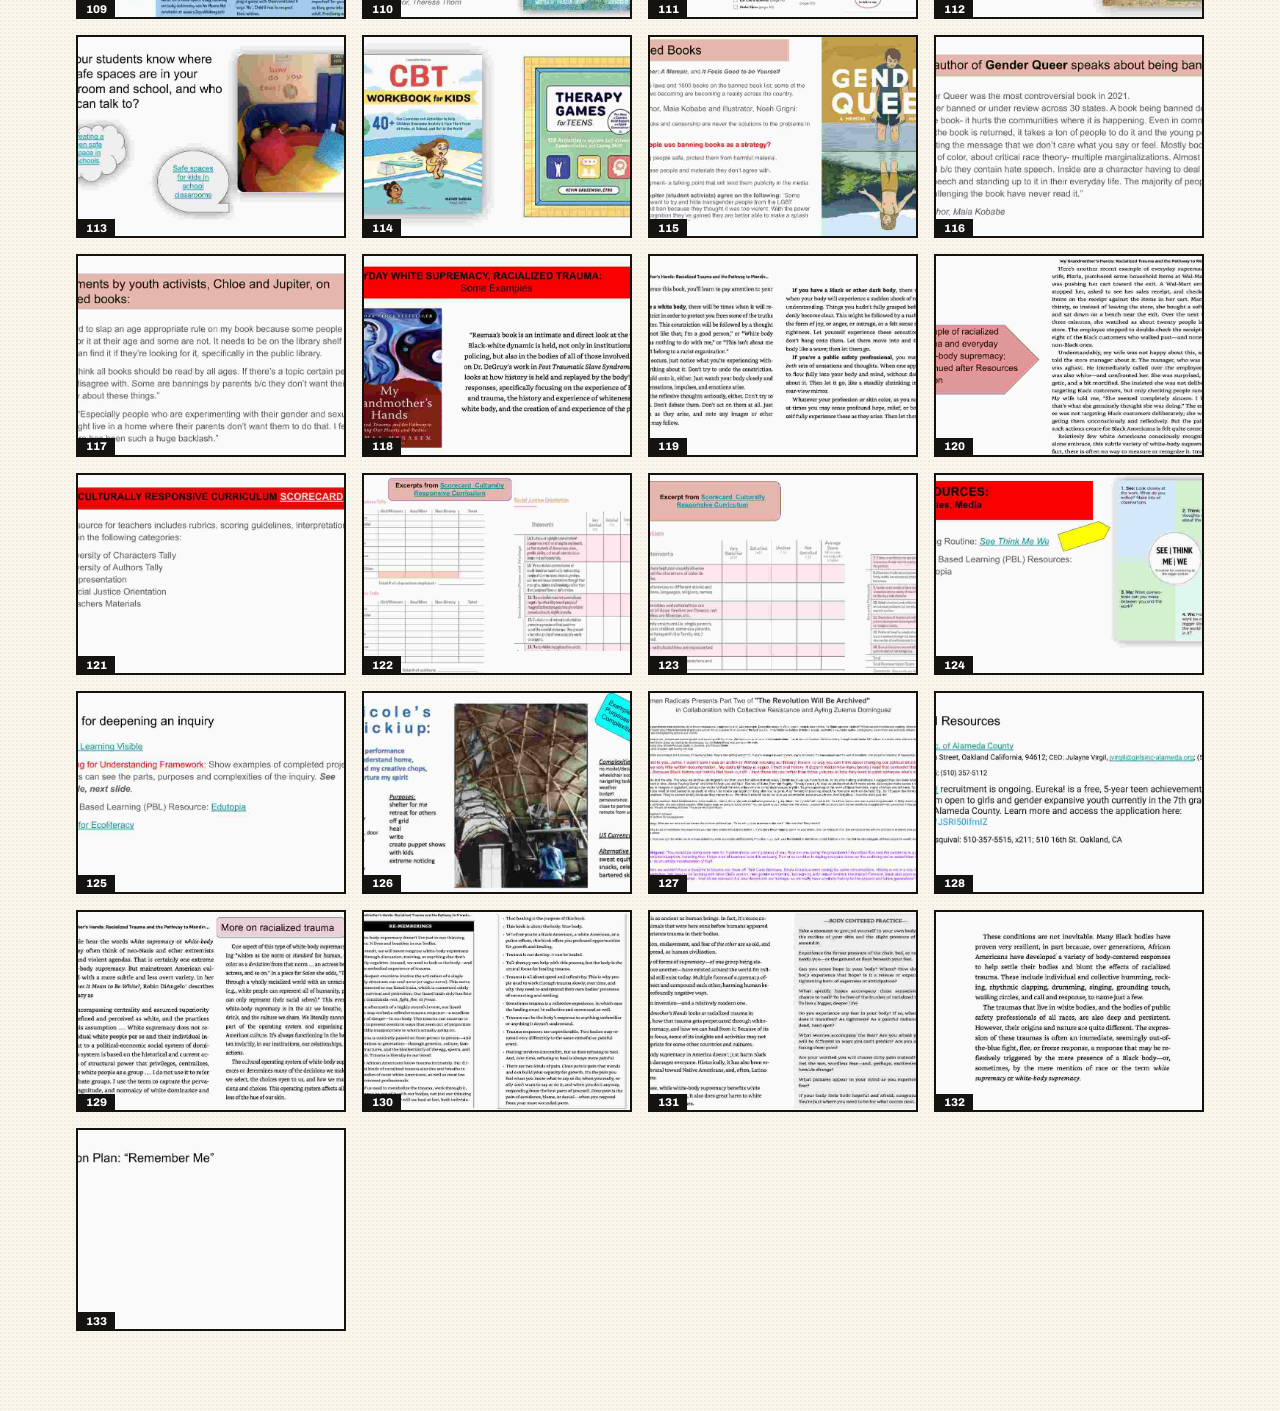
<file: slides.html>
<!DOCTYPE html>
<html lang="en">
<head>
  <meta charset="UTF-8">
  <meta name="viewport" content="width=device-width, initial-scale=1.0">
  <title>All Slides · Resources for Courageous Teachers</title>
  <link rel="preconnect" href="https://fonts.googleapis.com">
  <link rel="preconnect" href="https://fonts.gstatic.com" crossorigin>
  <link href="https://fonts.googleapis.com/css2?family=Archivo:wght@500;600;700;800;900&family=Permanent+Marker&family=Inter:wght@300;400;500;600;700&display=swap" rel="stylesheet">
  <link rel="stylesheet" href="css/style.css">
</head>
<body>
  <header class="site">
    <div class="nav-inner">
      <a href="index.html" class="brand"><img src="assets/img/logo.png" alt="" class="brand-logo"> Courageous Teachers</a>
      <button class="hamburger" aria-label="Menu"><span></span><span></span><span></span></button>
      <ul class="nav-links">
        <li><a href="index.html">Home</a></li>
        <li><a href="index.html#topics">Topics</a></li>
        <li><a href="resources.html">Library</a></li>
        <li><a href="slides.html" class="active">All Slides</a></li>
        <li><a href="resources.html" class="nav-cta">Browse resources</a></li>
      </ul>
    </div>
  </header>

  <div class="wrap lib-hero">
    <h1>All Slides</h1>
    <p>The complete deck, slide by slide. Click any slide to view it full size — use ← → to move through them. Looking for something specific? The <a href="resources.html">Library</a> makes every slide searchable, with its links preserved.</p>
  </div>

  <div class="wrap" style="padding-bottom:5rem">
    <div class="slide-grid" id="slideGrid"></div>
  </div>

  <!-- SLIDE LIGHTBOX -->
  <div class="lightbox" id="lightbox">
    <button class="lb-close" id="lbClose" aria-label="Close">✕</button>
    <button class="lb-nav lb-prev" id="lbPrev" aria-label="Previous">‹</button>
    <div class="lb-stage" id="lbStage"></div>
    <button class="lb-nav lb-next" id="lbNext" aria-label="Next">›</button>
    <div class="lb-caption" id="lbCaption"></div>
    <div class="lb-links" id="lbLinks"></div>
  </div>

  <script src="js/data.js"></script>
  <script src="js/images.js"></script>
  <script src="js/slides-html.js"></script>
  <script src="js/main.js"></script>
</body>
</html>
</file>
<file: css/style.css>
/* ============================================================
   Resources for Courageous Teachers
   BOLD direction — drawn from Nicole's deck:
   red / black / cyan / orange, activist-poster energy,
   hand-lettered accents. Built crisp, not photocopied.
   Type: Archivo (heavy poster sans) + Permanent Marker
         (hand accent) + Inter (body)
   ============================================================ */

:root {
  --ink:        #181613;
  --ink-soft:   #43403a;
  --paper:      #faf6ec;
  --paper-2:    #f0e8d6;
  --card:       #ffffff;

  --red:        #e8231f;
  --red-deep:   #c11a17;
  --cyan:       #14b3bc;
  --cyan-deep:  #0f9aa2;
  --cyan-bright:#43dde4;
  --orange:     #ee7a2b;
  --black:      #15130f;

  --line:       rgba(24, 22, 19, 0.16);
  --line-soft:  rgba(24, 22, 19, 0.08);
  --shadow:     0 16px 36px -22px rgba(24, 22, 19, 0.55);
  --shadow-hard:6px 6px 0 var(--black);

  --font-display: 'Archivo', system-ui, sans-serif;
  --font-marker:  'Permanent Marker', 'Comic Sans MS', cursive;
  --font-body:    'Inter', system-ui, -apple-system, sans-serif;

  --maxw: 1180px;
}

*, *::before, *::after { margin: 0; padding: 0; box-sizing: border-box; }
html { scroll-behavior: smooth; }

body {
  font-family: var(--font-body);
  color: var(--ink);
  background: var(--paper);
  font-weight: 400; line-height: 1.6;
  -webkit-font-smoothing: antialiased;
  background-image: radial-gradient(circle at 1px 1px, rgba(24,22,19,0.04) 1px, transparent 0);
  background-size: 4px 4px;
}
a { color: inherit; }
.wrap { max-width: var(--maxw); margin: 0 auto; padding: 0 1.6rem; }

/* ---------------- NAV ---------------- */
header.site {
  position: fixed; top: 0; left: 0; width: 100%; z-index: 1000;
  background: var(--paper);
  border-bottom: 3px solid var(--black);
}
.nav-inner {
  max-width: var(--maxw); margin: 0 auto; height: 64px; padding: 0 1.6rem;
  display: flex; align-items: center; justify-content: space-between;
}
.brand {
  font-family: var(--font-display); font-weight: 900; font-size: 1.18rem;
  letter-spacing: -0.02em; text-transform: uppercase; text-decoration: none;
  color: var(--ink); line-height: 1; display: flex; align-items: center; gap: 0.6rem;
}
.brand-logo { height: 34px; width: auto; display: block; }
.nav-links { display: flex; gap: 1.8rem; list-style: none; align-items: center; }
.nav-links a {
  text-decoration: none; font-weight: 700; font-size: 0.78rem;
  letter-spacing: 0.1em; text-transform: uppercase; color: var(--ink);
  position: relative; padding: 0.4rem 0;
}
.nav-links a::after {
  content: ''; position: absolute; left: 0; bottom: -1px; height: 3px; width: 0;
  background: var(--red); transition: width .2s;
}
.nav-links a:hover::after, .nav-links a.active::after { width: 100%; }
.nav-cta {
  background: var(--red); color: #fff !important; padding: 0.55rem 1.05rem !important;
  border: 2px solid var(--black); box-shadow: 3px 3px 0 var(--black);
  text-transform: uppercase !important; transition: transform .12s, box-shadow .12s;
}
.nav-cta::after { display: none; }
.nav-cta:hover { transform: translate(-1px,-1px); box-shadow: 4px 4px 0 var(--black); }

/* ---------------- HERO ---------------- */
.hero {
  position: relative; min-height: 100vh; display: flex; align-items: center;
  background:
    repeating-linear-gradient(135deg, rgba(24,22,19,0.025) 0 2px, transparent 2px 22px),
    var(--paper);
  overflow: hidden;
}
.hero-inner { position: relative; z-index: 2; max-width: var(--maxw); margin: 0 auto; padding: 8rem 1.6rem 4rem; width: 100%; }

.sticky-badge {
  position: absolute; top: 6.2rem; right: 2.5rem; z-index: 5;
  background: var(--cyan-bright); color: var(--black);
  font-family: var(--font-marker); font-size: 1.05rem; line-height: 1.2; text-align: center;
  padding: 1rem 1.2rem; border: 2px solid var(--black);
  transform: rotate(-7deg); box-shadow: 5px 5px 0 rgba(24,22,19,0.25);
}

.title-stack { display: inline-flex; flex-direction: column; align-items: flex-start; gap: 0.4rem; margin-bottom: 1.6rem; }
.bar {
  font-family: var(--font-display); font-weight: 900; line-height: 0.98;
  letter-spacing: -0.02em; padding: 0.18em 0.34em; display: inline-block;
}
.bar-red { background: var(--red); color: var(--black); font-size: clamp(2.2rem, 6vw, 4.4rem); transform: rotate(-1deg); }
.bar-black { background: var(--black); color: #fff; font-size: clamp(2.4rem, 6.6vw, 4.9rem); margin-left: 0.5rem; }
.bar-black .marker { font-family: var(--font-marker); font-weight: 400; color: var(--cyan-bright); letter-spacing: 0; }

.hero .lede { font-size: clamp(1.05rem, 1.8vw, 1.28rem); max-width: 48ch; color: var(--ink-soft); margin-bottom: 2rem; font-weight: 400; }

.hero-quote { border-left: 5px solid var(--red); padding-left: 1.2rem; max-width: 44ch; min-height: 6rem; }
.hero-quote blockquote { font-family: var(--font-display); font-weight: 700; font-style: italic; font-size: clamp(1.15rem, 2vw, 1.5rem); line-height: 1.28; color: var(--ink); transition: opacity .5s; }
.hero-quote cite { display: block; margin-top: 0.6rem; font-style: normal; font-size: 0.78rem; letter-spacing: 0.16em; text-transform: uppercase; font-weight: 700; color: var(--red); transition: opacity .5s; }
.hero-quote.fading blockquote, .hero-quote.fading cite { opacity: 0; }

.hero-actions { display: flex; gap: 1rem; flex-wrap: wrap; margin-top: 2.4rem; }
.btn {
  display: inline-flex; align-items: center; gap: 0.5rem; cursor: pointer;
  font-family: var(--font-display); font-weight: 800; font-size: 0.95rem;
  letter-spacing: 0.01em; text-transform: uppercase; text-decoration: none;
  padding: 0.8rem 1.5rem; border: 2px solid var(--black);
  box-shadow: 4px 4px 0 var(--black); transition: transform .12s, box-shadow .12s, background .15s;
}
.btn:hover { transform: translate(-2px,-2px); box-shadow: 6px 6px 0 var(--black); }
.btn-primary { background: var(--red); color: #fff; }
.btn-primary:hover { background: var(--red-deep); }
.btn-ghost { background: var(--cyan-bright); color: var(--black); }

/* ---------------- SECTION SHELL ---------------- */
section.block { padding: 5.5rem 0; }
.section-head { max-width: 62ch; margin-bottom: 2.6rem; }
.section-head .kicker {
  font-family: var(--font-marker); font-size: 1.1rem; color: var(--red);
  margin-bottom: 0.5rem; transform: rotate(-1.5deg); display: inline-block;
}
.section-head h2 {
  font-family: var(--font-display); font-weight: 900; text-transform: uppercase;
  font-size: clamp(1.7rem, 3.6vw, 2.8rem); line-height: 1.02; letter-spacing: -0.02em;
  margin-bottom: 0.8rem;
}
.section-head p { color: var(--ink-soft); font-size: 1.05rem; }

/* ---------------- INTRO QUESTIONS ---------------- */
.questions { background: var(--black); }
.questions .section-head h2, .questions .section-head p { color: var(--paper); }
.questions .section-head p { color: rgba(245,239,227,0.75); }
.questions .kicker { color: var(--cyan-bright); }
.q-grid { display: grid; grid-template-columns: repeat(auto-fill, minmax(280px,1fr)); gap: 1rem; }
.q-chip {
  background: var(--paper); border: 2px solid var(--cyan); border-radius: 4px;
  padding: 1.2rem 1.3rem; font-family: var(--font-display); font-weight: 700; font-style: italic;
  font-size: 1.05rem; line-height: 1.25; color: var(--ink); position: relative;
  transition: transform .15s, box-shadow .15s;
}
.q-chip::before { content: '?'; font-family: var(--font-marker); position: absolute; top: 0.3rem; right: 0.8rem; font-size: 1.8rem; color: var(--red); }
.q-chip:hover { transform: translate(-2px,-2px); box-shadow: 5px 5px 0 var(--cyan); }

/* ---------------- TOPIC GRID ---------------- */
.topic-grid { display: grid; grid-template-columns: repeat(auto-fill, minmax(260px,1fr)); gap: 1.1rem; }
.topic-card {
  display: block; text-decoration: none; color: var(--ink);
  background: var(--card); border: 2px solid var(--black); border-radius: 6px;
  padding: 1.4rem; position: relative; overflow: hidden;
  transition: transform .14s, box-shadow .14s;
}
.topic-card::before { content: ''; position: absolute; left: 0; top: 0; right: 0; height: 8px; background: var(--tc, var(--red)); }
.topic-card:hover { transform: translate(-3px,-3px); box-shadow: 7px 7px 0 var(--tc, var(--red)); }
.topic-card .tnum { font-family: var(--font-display); font-weight: 900; font-size: 1.6rem; color: var(--tc); line-height: 1; margin-top: 0.4rem; }
.topic-card h3 { font-family: var(--font-display); font-weight: 800; text-transform: uppercase; font-size: 1.18rem; margin: 0.2rem 0 0.5rem; line-height: 1.08; letter-spacing: -0.01em; }
.topic-card p { font-size: 0.92rem; color: var(--ink-soft); }
.topic-card .go { margin-top: 1rem; font-family: var(--font-display); font-weight: 800; font-size: 0.78rem; text-transform: uppercase; letter-spacing: 0.04em; color: var(--tc); }

/* ---------------- FEATURE STRIP ---------------- */
.features { background: var(--red); color: #fff; }
.features .section-head h2 { color: #fff; }
.features .kicker { color: var(--black); }
.feat-grid { display: grid; grid-template-columns: repeat(auto-fit, minmax(280px,1fr)); gap: 1.6rem; }
.feat { background: var(--paper); color: var(--ink); border: 2px solid var(--black); border-radius: 6px; padding: 1.7rem; box-shadow: 6px 6px 0 var(--black); }
.feat .ficon { font-family: var(--font-display); font-weight: 900; font-size: 1.8rem; color: var(--red); margin-bottom: 0.6rem; }
.feat h3 { font-family: var(--font-display); font-weight: 800; text-transform: uppercase; font-size: 1.22rem; margin-bottom: 0.5rem; letter-spacing: -0.01em; }
.feat p { color: var(--ink-soft); font-size: 0.96rem; }
.feat .tag-soon { display: inline-block; margin-top: 0.9rem; font-family: var(--font-display); font-weight: 800; font-size: 0.68rem; letter-spacing: 0.1em; text-transform: uppercase; color: #fff; background: var(--cyan-deep); border-radius: 100px; padding: 0.28rem 0.75rem; }

/* ---------------- LIBRARY ---------------- */
.lib-hero { padding-top: 8rem; padding-bottom: 1rem; }
.lib-hero h1 { font-family: var(--font-display); font-weight: 900; text-transform: uppercase; font-size: clamp(2.2rem,5vw,3.4rem); letter-spacing: -0.025em; line-height: 1; }
.lib-hero h1::after { content: ''; display: block; width: 90px; height: 8px; background: var(--red); margin-top: 0.6rem; }
.lib-hero p { color: var(--ink-soft); font-size: 1.08rem; max-width: 56ch; margin-top: 0.9rem; }

.toolbar {
  position: sticky; top: 64px; z-index: 500; background: var(--paper);
  border-top: 2px solid var(--black); border-bottom: 3px solid var(--black); padding: 1rem 0;
}
.search-row { display: flex; gap: 0.8rem; align-items: center; flex-wrap: wrap; }
.search-box { position: relative; flex: 1; min-width: 240px; }
.search-box input {
  width: 100%; font-family: var(--font-body); font-size: 1rem;
  padding: 0.72rem 1rem 0.72rem 2.6rem; border-radius: 4px;
  border: 2px solid var(--black); background: var(--card); color: var(--ink);
}
.search-box input:focus { outline: none; box-shadow: 3px 3px 0 var(--red); }
.search-box .si { position: absolute; left: 0.9rem; top: 50%; transform: translateY(-50%); color: var(--ink); font-weight: 700; }
.count { font-family: var(--font-display); font-weight: 800; font-size: 0.82rem; text-transform: uppercase; letter-spacing: 0.04em; color: var(--ink); white-space: nowrap; }
.clear-btn { background: none; border: none; color: var(--red); font-family: var(--font-display); font-weight: 800; text-transform: uppercase; font-size: 0.8rem; cursor: pointer; }
.clear-btn:hover { text-decoration: underline; }

.filter-row { display: flex; flex-wrap: wrap; gap: 0.45rem; margin-top: 0.85rem; align-items: center; }
.filter-label { font-family: var(--font-display); font-weight: 800; font-size: 0.7rem; letter-spacing: 0.1em; text-transform: uppercase; color: var(--ink-soft); margin-right: 0.3rem; }
.chip {
  font-family: var(--font-body); font-size: 0.82rem; font-weight: 600;
  border: 2px solid var(--black); background: var(--card); color: var(--ink);
  border-radius: 100px; padding: 0.34rem 0.8rem; cursor: pointer;
  transition: all .12s; display: inline-flex; align-items: center; gap: 0.4rem;
}
.chip:hover { transform: translateY(-1px); box-shadow: 2px 2px 0 var(--black); }
.chip .swatch { width: 10px; height: 10px; border-radius: 2px; }
.chip.active { background: var(--black); color: #fff; }
.chip.active.type-active { background: var(--ca, var(--red)); border-color: var(--black); color: #fff; }

.results { padding: 2.4rem 0 5rem; }
.cards { display: grid; grid-template-columns: repeat(auto-fill, minmax(300px,1fr)); gap: 1.3rem; }
.card {
  background: var(--card); border: 2px solid var(--black); border-radius: 6px;
  padding: 1.3rem; cursor: pointer; position: relative; overflow: hidden;
  display: flex; flex-direction: column; min-height: 200px;
  transition: transform .14s, box-shadow .14s;
}
.card::before { content: ''; position: absolute; left: 0; top: 0; bottom: 0; width: 7px; background: var(--cc, var(--red)); z-index: 2; }
.card:hover { transform: translate(-3px,-3px); box-shadow: 7px 7px 0 var(--cc, var(--red)); }
.card.has-cover { padding-top: 0; }
.card-cover { margin: 0 -1.3rem 1.05rem; height: 168px; overflow: hidden; background: var(--paper-2); border-bottom: 2px solid var(--black); }
.card-cover img { width: 100%; height: 100%; object-fit: cover; display: block; transition: transform .35s; }
.card.has-cover:hover .card-cover img { transform: scale(1.06); }
.card .meta-top { display: flex; gap: 0.5rem; align-items: center; margin-bottom: 0.85rem; flex-wrap: wrap; }
.type-tag { font-family: var(--font-display); font-size: 0.66rem; letter-spacing: 0.06em; text-transform: uppercase; font-weight: 800; color: #fff; border-radius: 3px; padding: 0.24rem 0.55rem; }
.topic-tag { font-family: var(--font-display); font-size: 0.7rem; font-weight: 700; text-transform: uppercase; letter-spacing: 0.03em; color: var(--ink-soft); }
.card h3 { font-family: var(--font-display); font-weight: 800; font-size: 1.18rem; line-height: 1.12; margin-bottom: 0.5rem; letter-spacing: -0.01em; }
.card .excerpt { font-size: 0.9rem; color: var(--ink-soft); line-height: 1.5; flex: 1; display: -webkit-box; -webkit-line-clamp: 4; -webkit-box-orient: vertical; overflow: hidden; }
.card .meta-bot { margin-top: 1rem; display: flex; gap: 0.4rem; flex-wrap: wrap; align-items: center; }
.grade-pill { font-family: var(--font-display); font-size: 0.66rem; font-weight: 700; text-transform: uppercase; color: var(--ink); background: var(--paper-2); border-radius: 3px; padding: 0.2rem 0.5rem; }
.voice-pill { font-size: 0.72rem; color: var(--red); font-weight: 700; }

.empty { text-align: center; padding: 4rem 1rem; color: var(--ink-soft); }
.empty .big { font-family: var(--font-display); font-weight: 800; text-transform: uppercase; font-size: 1.5rem; color: var(--ink); margin-bottom: 0.5rem; }

/* ---------------- MODAL ---------------- */
.modal-bg { position: fixed; inset: 0; z-index: 2000; background: rgba(24,22,19,0.66); display: none; align-items: center; justify-content: center; padding: 1.5rem; }
.modal-bg.open { display: flex; }
.modal { background: var(--paper); border: 3px solid var(--black); border-radius: 8px; max-width: 640px; width: 100%; max-height: 86vh; overflow-y: auto; position: relative; box-shadow: 12px 12px 0 rgba(24,22,19,0.4); animation: pop .2s ease; }
@keyframes pop { from { transform: translate(6px,6px); opacity: 0; } to { transform: none; opacity: 1; } }
.modal-top { height: 10px; background: var(--mc, var(--red)); }
.modal-body { padding: 1.8rem 2.2rem 2.3rem; }
.modal-cover { margin: 0 -2.2rem 1.4rem; max-height: 320px; overflow: hidden; background: var(--paper-2); border-bottom: 3px solid var(--black); }
.modal-cover img { width: 100%; max-height: 320px; object-fit: cover; display: block; }
.modal .meta-top { display: flex; gap: 0.5rem; align-items: center; flex-wrap: wrap; margin-bottom: 1.1rem; }
.modal h2 { font-family: var(--font-display); font-weight: 900; text-transform: uppercase; font-size: 1.6rem; line-height: 1.08; letter-spacing: -0.02em; margin-bottom: 1rem; }
.modal .full { font-size: 1.05rem; line-height: 1.65; color: var(--ink-soft); }
.modal .src { margin-top: 1.3rem; padding-top: 1rem; border-top: 2px solid var(--line); font-size: 0.9rem; color: var(--ink-soft); }
.modal .src strong { color: var(--ink); font-family: var(--font-display); font-weight: 800; text-transform: uppercase; font-size: 0.78rem; letter-spacing: 0.04em; }
.modal .voices-row { margin-top: 1.1rem; display: flex; gap: 0.5rem; flex-wrap: wrap; }
.modal .slide-link { display: inline-flex; align-items: center; gap: 0.4rem; margin-top: 1.3rem; cursor: pointer; font-family: var(--font-display); font-weight: 800; text-transform: uppercase; font-size: 0.74rem; letter-spacing: 0.05em; color: var(--ink); text-decoration: none; background: var(--cyan-bright); border: 2px solid var(--black); box-shadow: 3px 3px 0 var(--black); padding: 0.5rem 0.9rem; transition: transform .12s, box-shadow .12s; }
.modal .slide-link:hover { transform: translate(-1px,-1px); box-shadow: 4px 4px 0 var(--black); }

/* links extracted from the slide — the substance */
.links-block { margin-top: 1.4rem; padding-top: 1.1rem; border-top: 2px solid var(--line); }
.links-head { font-family: var(--font-display); font-weight: 800; text-transform: uppercase; font-size: 0.74rem; letter-spacing: 0.05em; color: var(--ink); margin-bottom: 0.6rem; }
.links-list { list-style: none; display: flex; flex-direction: column; gap: 0.4rem; }
.links-list a { display: inline-flex; align-items: baseline; gap: 0.5rem; color: var(--ink); text-decoration: none; font-weight: 500; font-size: 0.95rem; line-height: 1.35; border-left: 3px solid var(--cyan); padding: 0.15rem 0 0.15rem 0.7rem; transition: border-color .15s, color .15s; word-break: break-word; }
.links-list a::before { content: '↗'; color: var(--cyan-deep); font-weight: 800; }
.links-list a:hover { border-left-color: var(--red); color: var(--red); }

/* link count badge on cards */
.link-badge { position: absolute; top: 0.7rem; right: 0.7rem; z-index: 3; font-family: var(--font-display); font-weight: 800; font-size: 0.7rem; color: #fff; background: var(--cyan-deep); border: 1.5px solid var(--black); border-radius: 100px; padding: 0.12rem 0.5rem; }
.card.has-cover .link-badge { top: 0.6rem; }

/* clickable modal cover */
.modal-cover.clickable { cursor: zoom-in; position: relative; }
.modal-cover .cover-hint { position: absolute; bottom: 0.6rem; right: 0.6rem; font-family: var(--font-display); font-weight: 800; text-transform: uppercase; font-size: 0.66rem; letter-spacing: 0.05em; color: var(--black); background: var(--cyan-bright); border: 1.5px solid var(--black); padding: 0.2rem 0.5rem; opacity: 0.92; }

/* ---------------- LIGHTBOX ---------------- */
.lightbox { position: fixed; inset: 0; z-index: 3000; background: rgba(21,19,15,0.94); display: none; align-items: center; justify-content: center; gap: 1.4rem; flex-wrap: wrap; padding: 3rem 4.5rem; }
.lightbox.open { display: flex; }
/* stage holds either the faithful HTML slide or a fallback JPG */
.lb-stage { width: min(70vw, 1000px); aspect-ratio: 16 / 9; max-height: 82vh; border: 3px solid var(--black); box-shadow: 0 20px 60px rgba(0,0,0,0.6); background: #fff; overflow: hidden; }
.lb-stage > img { width: 100%; height: 100%; object-fit: contain; display: block; }
/* a rendered HTML slide (real text + inline clickable links) */
/* Base font = Arial: the deck's theme/master default. Matching it (rather than the
   wider Inter) makes text wrap to the same number of lines as Google Slides, so
   boxes no longer overflow and get clipped. */
.slide-html { container-type: inline-size; position: relative; width: 100%; height: 100%; overflow: hidden; font-family: Arial, 'Helvetica Neue', Helvetica, sans-serif; line-height: 1.12; color: #000; background: #fff; }
.slide-html p { margin: 0; white-space: pre-wrap; }
.slide-html .tw { width: 100%; }   /* text wrapper — JS shrink-to-fit scales this when it overflows its box */
.slide-html a { cursor: pointer; }
.slide-html a:hover { filter: brightness(0.8); }
.lb-links { width: 300px; max-height: 82vh; overflow-y: auto; background: var(--paper); border: 3px solid var(--black); box-shadow: 8px 8px 0 rgba(0,0,0,0.4); padding: 1.1rem 1.2rem; }
.lb-links-head { font-family: var(--font-display); font-weight: 800; text-transform: uppercase; font-size: 0.74rem; letter-spacing: 0.05em; color: var(--ink); margin-bottom: 0.7rem; }
.lb-links .links-list a { font-size: 0.9rem; }
@media (max-width: 820px) { .lb-links { width: 100%; max-height: 26vh; } .lightbox img { max-width: 92vw; max-height: 52vh; } .lightbox { padding: 3rem 1.2rem; } }
.lb-close { position: absolute; top: 1.2rem; right: 1.4rem; width: 46px; height: 46px; border-radius: 50%; border: 2px solid #fff; background: transparent; color: #fff; font-size: 1.4rem; cursor: pointer; transition: background .15s; }
.lb-close:hover { background: var(--red); border-color: var(--red); }
.lb-nav { position: absolute; top: 50%; transform: translateY(-50%); width: 54px; height: 54px; border-radius: 50%; border: 2px solid #fff; background: rgba(0,0,0,0.3); color: #fff; font-size: 2rem; line-height: 1; cursor: pointer; display: flex; align-items: center; justify-content: center; transition: background .15s; }
.lb-nav:hover { background: var(--red); border-color: var(--red); }
.lb-prev { left: 1.4rem; } .lb-next { right: 1.4rem; }
.lb-caption { position: absolute; bottom: 1.2rem; left: 50%; transform: translateX(-50%); color: #fff; font-family: var(--font-display); font-weight: 700; text-transform: uppercase; letter-spacing: 0.08em; font-size: 0.8rem; }

/* ---------------- YOUTUBE VIDEO OVERLAY (plays over the lightbox) ---------------- */
.video-overlay { position: fixed; inset: 0; z-index: 4000; background: rgba(0,0,0,0.88); display: none; align-items: center; justify-content: center; padding: 4vh 4vw; }
.video-overlay.open { display: flex; }
.video-overlay .vo-frame { width: min(90vw, 1280px); aspect-ratio: 16 / 9; max-height: 88vh; background: #000; border: 3px solid var(--black); box-shadow: 0 20px 60px rgba(0,0,0,0.7); }
.video-overlay .vo-frame iframe { width: 100%; height: 100%; border: 0; display: block; }
.vo-close { position: absolute; top: 1.2rem; right: 1.4rem; width: 46px; height: 46px; border-radius: 50%; border: 2px solid #fff; background: transparent; color: #fff; font-size: 1.4rem; cursor: pointer; transition: background .15s; }
.vo-close:hover { background: var(--red); border-color: var(--red); }

/* ---------------- VIDEO GALLERY (videos.html) ---------------- */
.video-grid { display: grid; grid-template-columns: repeat(auto-fill, minmax(300px, 1fr)); gap: 1.6rem; }
.video-card { display: flex; flex-direction: column; text-align: left; padding: 0; border: 3px solid var(--black); background: #fff; cursor: pointer; overflow: hidden; transition: transform .12s, box-shadow .12s; }
.video-card:hover, .video-card:focus-visible { transform: translate(-4px,-4px); box-shadow: 9px 9px 0 var(--red); outline: none; }
.video-thumb { position: relative; width: 100%; aspect-ratio: 16 / 9; background: #000; border-bottom: 3px solid var(--black); overflow: hidden; }
.video-thumb img { width: 100%; height: 100%; object-fit: cover; display: block; }
.video-thumb .play { position: absolute; inset: 0; margin: auto; width: 60px; height: 60px; border-radius: 50%; background: var(--red); border: 3px solid #fff; display: flex; align-items: center; justify-content: center; box-shadow: 0 4px 14px rgba(0,0,0,0.45); transition: transform .12s, background .12s; }
.video-thumb .play::after { content: ''; border-style: solid; border-width: 11px 0 11px 18px; border-color: transparent transparent transparent #fff; margin-left: 4px; }
.video-card:hover .play { transform: scale(1.12); background: var(--red-deep); }
.video-thumb .slidechip { position: absolute; top: 0; left: 0; font-family: var(--font-display); font-weight: 800; font-size: 0.66rem; text-transform: uppercase; letter-spacing: 0.04em; color: #fff; background: var(--black); padding: 0.2rem 0.55rem; }
.video-body { padding: 0.85rem 1rem 1rem; display: flex; flex-direction: column; gap: 0.4rem; flex: 1; }
.video-body h3 { font-family: var(--font-display); font-weight: 700; font-size: 1.02rem; line-height: 1.18; letter-spacing: -0.01em; color: var(--ink); }
.video-body .chan { font-size: 0.82rem; color: var(--ink-soft); display: flex; align-items: center; gap: 0.4rem; }
.video-body .chan::before { content: '▶'; color: var(--red); font-size: 0.7rem; }
.video-card.dead { cursor: default; opacity: 0.6; }
.video-card.dead:hover { transform: none; box-shadow: none; }
.video-card.dead .play { background: #888; }

/* ---------------- SLIDE GALLERY ---------------- */
.slide-grid { display: grid; grid-template-columns: repeat(auto-fill, minmax(220px,1fr)); gap: 1rem; }
.slide-thumb { position: relative; padding: 0; border: 2px solid var(--black); background: #fff; cursor: pointer; overflow: hidden; aspect-ratio: 4 / 3; transition: transform .12s, box-shadow .12s; }
.slide-thumb img { width: 100%; height: 100%; object-fit: cover; object-position: top; display: block; }
.slide-thumb span { position: absolute; bottom: 0; left: 0; font-family: var(--font-display); font-weight: 800; font-size: 0.7rem; color: #fff; background: var(--black); padding: 0.15rem 0.5rem; }
.slide-thumb:hover { transform: translate(-3px,-3px); box-shadow: 6px 6px 0 var(--red); z-index: 2; }
.modal-close { position: absolute; top: 0.9rem; right: 0.9rem; width: 40px; height: 40px; border-radius: 50%; border: 2px solid var(--black); background: var(--paper); cursor: pointer; font-size: 1.2rem; line-height: 1; color: var(--ink); display: flex; align-items: center; justify-content: center; font-weight: 700; transition: background .15s; }
.modal-close:hover { background: var(--red); color: #fff; }

/* ---------------- FOOTER ---------------- */
footer.site { background: var(--black); color: rgba(245,239,227,0.82); padding: 4rem 0 2.5rem; }
.foot-grid { display: grid; grid-template-columns: 1.4fr 1fr 1fr; gap: 2.5rem; }
footer h4 { font-family: var(--font-display); font-weight: 800; text-transform: uppercase; color: var(--cyan-bright); font-size: 1.05rem; letter-spacing: 0.02em; margin-bottom: 0.7rem; }
footer .land { font-size: 0.9rem; line-height: 1.6; max-width: 40ch; }
footer a { color: var(--cyan-bright); text-decoration: none; }
footer a:hover { text-decoration: underline; }
footer ul { list-style: none; font-size: 0.92rem; line-height: 2; }
.foot-bottom { margin-top: 2.5rem; padding-top: 1.5rem; border-top: 1px solid rgba(245,239,227,0.16); font-size: 0.82rem; color: rgba(245,239,227,0.6); display: flex; justify-content: space-between; flex-wrap: wrap; gap: 0.6rem; }
.inprogress-badge { display: inline-flex; align-items: center; gap: 0.4rem; font-family: var(--font-marker); color: var(--cyan-bright); font-size: 1rem; }

/* ---------------- RESPONSIVE ---------------- */
.hamburger { display: none; background: none; border: none; cursor: pointer; flex-direction: column; gap: 5px; }
.hamburger span { width: 26px; height: 3px; background: var(--ink); display: block; }
@media (max-width: 760px) {
  .nav-links { position: fixed; top: 64px; left: 0; right: 0; flex-direction: column; background: var(--paper); padding: 1.2rem 1.6rem; gap: 1.1rem; border-bottom: 3px solid var(--black); transform: translateY(-140%); transition: transform .28s; }
  .nav-links.open { transform: translateY(0); }
  .hamburger { display: flex; }
  .sticky-badge { top: 5.4rem; right: 1rem; font-size: 0.9rem; }
  .bar-black { margin-left: 0; }
  .foot-grid { grid-template-columns: 1fr; gap: 1.8rem; }
}
</file>
